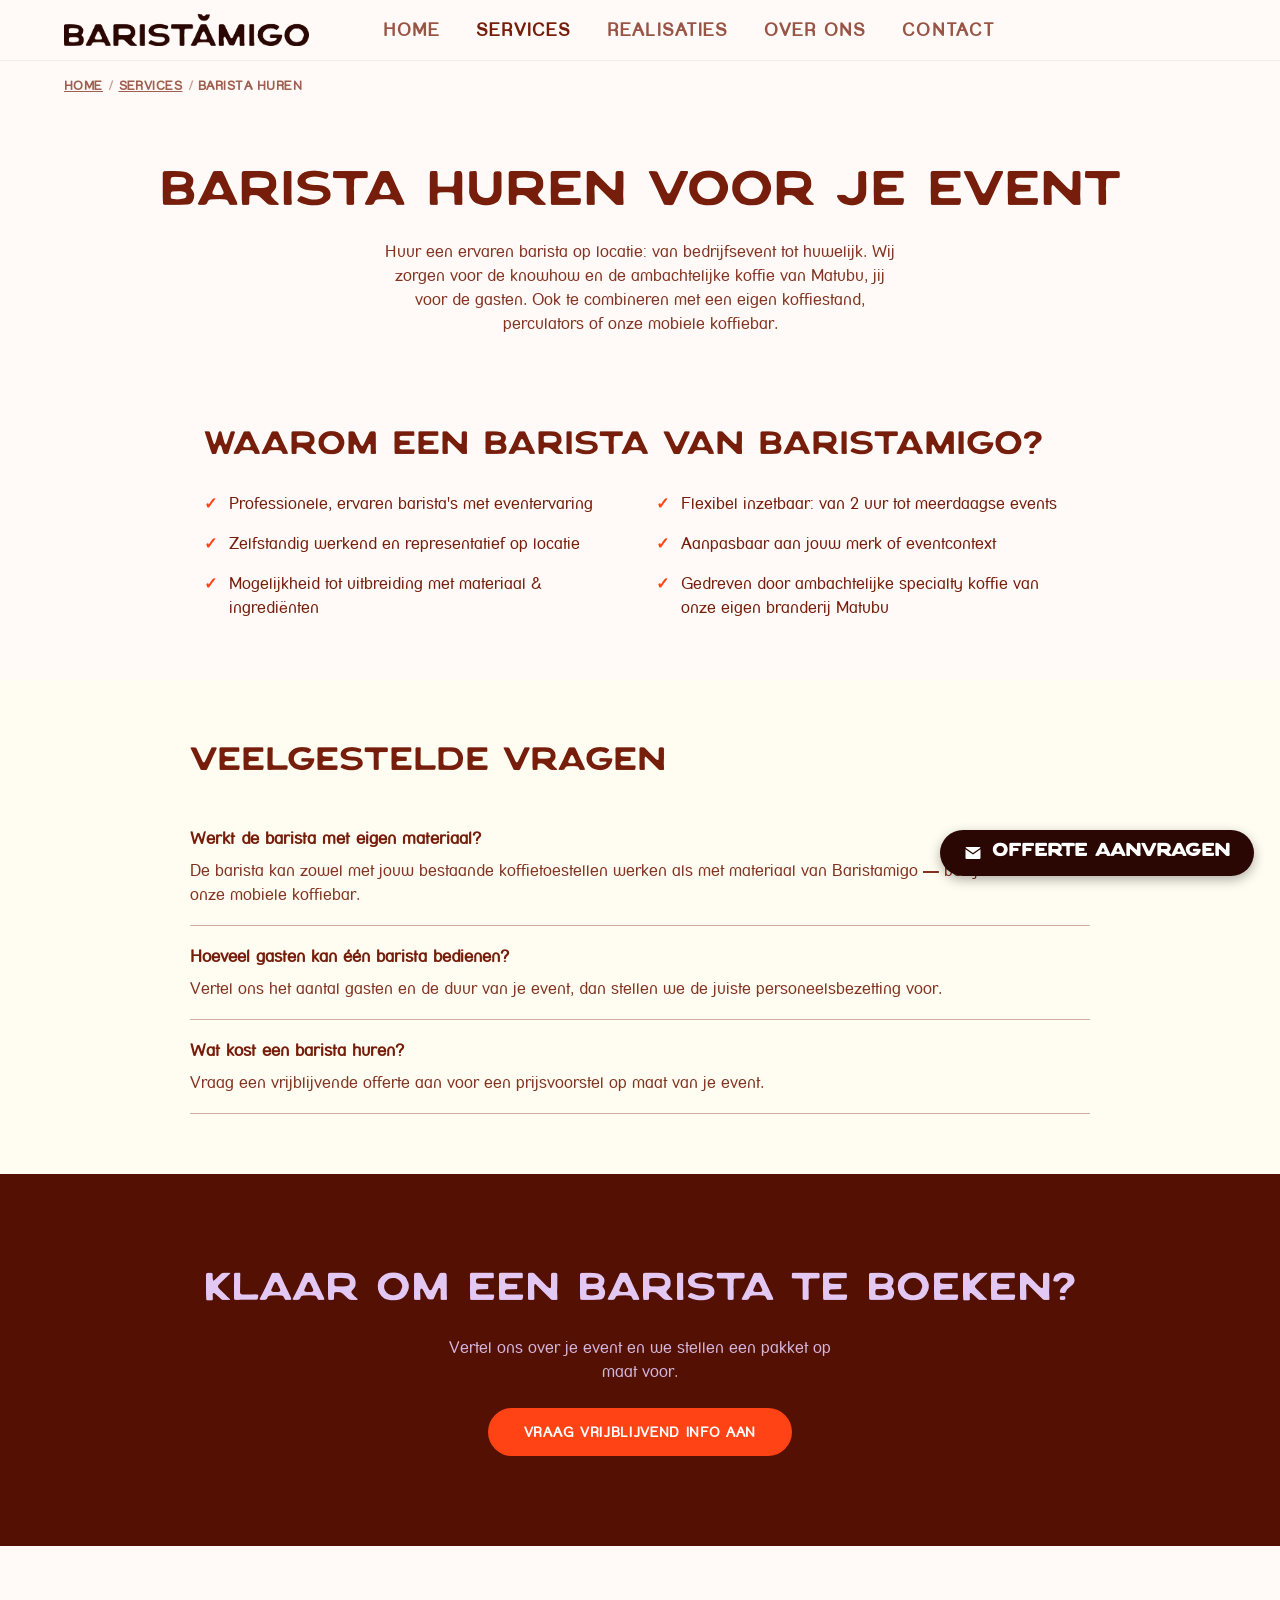
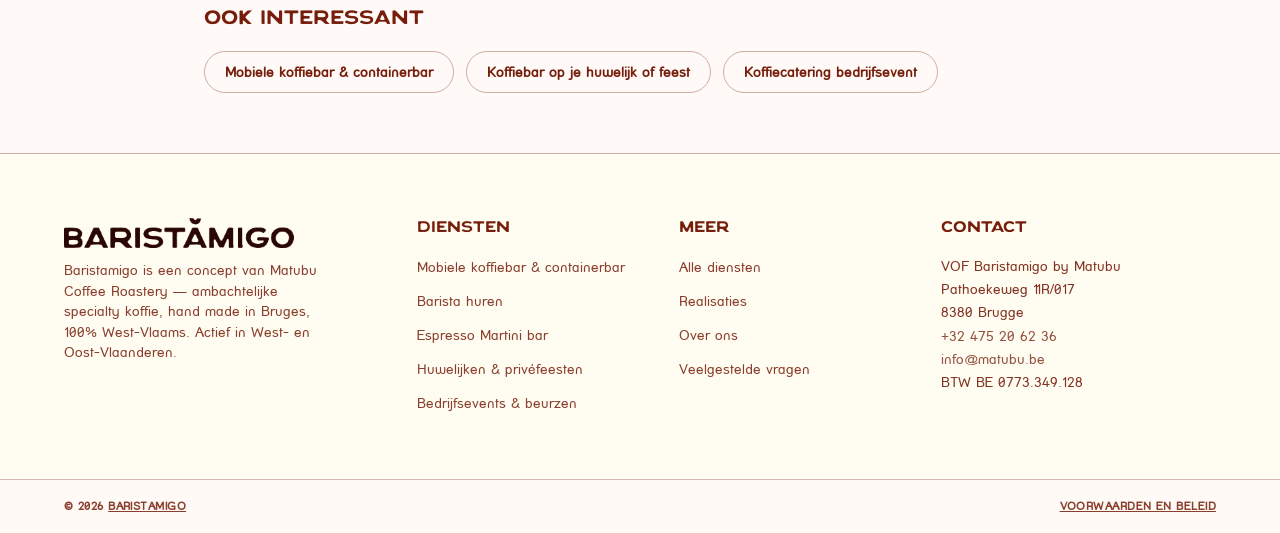
<file: barista-huren.html>
<!DOCTYPE html>
<html lang="nl-BE">
<head>
<meta charset="UTF-8" />
<meta name="viewport" content="width=device-width, initial-scale=1.0" />
<title>Barista huren voor je event | Baristamigo</title>
<meta name="description" content="Barista huren op locatie voor je event: ervaren, representatief en flexibel inzetbaar. Ambachtelijke koffie van Matubu inbegrepen. Offerte aanvragen.">
<link rel="canonical" href="https://baristamigo.be/barista-huren.html">
<link rel="icon" type="image/png" href="merk/logos/Baristamigo_Favicon.png">
<link rel="manifest" href="manifest.json">
<meta property="og:title" content="Barista huren voor je event | Baristamigo">
<meta property="og:description" content="Ervaren barista's op locatie, flexibel inzetbaar van 2 uur tot meerdaagse events.">
<meta property="og:image" content="https://baristamigo.be/merk/logos/Baristamigo_Logo_Bruin.png">
<meta property="og:type" content="website">
<meta property="og:url" content="https://baristamigo.be/barista-huren.html">
<meta name="twitter:card" content="summary_large_image">
<meta name="twitter:title" content="Barista huren voor je event | Baristamigo">
<meta name="twitter:description" content="Ervaren barista's op locatie, flexibel inzetbaar van 2 uur tot meerdaagse events.">
<meta name="twitter:image" content="https://baristamigo.be/merk/logos/Baristamigo_Logo_Bruin.png">
<link rel="stylesheet" href="assets/style.css">
<script type="application/ld+json">
{
  "@context": "https://schema.org",
  "@type": "Service",
  "name": "Barista huren",
  "serviceType": "Barista op locatie",
  "description": "Professionele, ervaren barista's op locatie voor events — flexibel inzetbaar van 2 uur tot meerdaagse events.",
  "provider": { "@id": "https://baristamigo.be/#business" },
  "areaServed": { "@type": "State", "name": "Vlaanderen" }
}
</script>
<script type="application/ld+json">
{
  "@context": "https://schema.org",
  "@type": "BreadcrumbList",
  "itemListElement": [
    { "@type": "ListItem", "position": 1, "name": "Home", "item": "https://baristamigo.be/" },
    { "@type": "ListItem", "position": 2, "name": "Services", "item": "https://baristamigo.be/services.html" },
    { "@type": "ListItem", "position": 3, "name": "Barista huren", "item": "https://baristamigo.be/barista-huren.html" }
  ]
}
</script>
</head>
<body>

  <header>
    <div class="header__row">
      <a href="index.html" class="header-logo">
        <img src="merk/logos/Baristamigo_Logo_Bruin.png" width="491" height="64" alt="Baristamigo">
      </a>
      <nav aria-label="Hoofdnavigatie">
        <ul class="nav-links">
          <li><a href="index.html">Home</a></li>
          <li><a href="services.html" class="active">Services</a></li>
          <li><a href="realisaties.html">Realisaties</a></li>
          <li><a href="over-ons.html">Over ons</a></li>
          <li><a href="contact.html">Contact</a></li>
        </ul>
      </nav>
      <button type="button" class="nav-toggle" aria-label="Menu openen" aria-expanded="false" onclick="toggleNav()">
        <span></span><span></span><span></span>
      </button>
    </div>
  </header>

  <nav class="breadcrumb" aria-label="Broodkruimel">
    <ol>
      <li><a href="index.html">Home</a></li>
      <li><a href="services.html">Services</a></li>
      <li aria-current="page">Barista huren</li>
    </ol>
  </nav>

  <main>

  <h1 class="page-title">Barista huren voor je event</h1>
  <p class="page-intro">Huur een ervaren barista op locatie: van bedrijfsevent tot huwelijk. Wij zorgen voor de knowhow en de ambachtelijke koffie van Matubu, jij voor de gasten. Ook te combineren met een eigen koffiestand, perculators of onze mobiele koffiebar.</p>

  <section class="usp-section">
    <h2>Waarom een barista van Baristamigo?</h2>
    <ul class="usp-list">
      <li>Professionele, ervaren barista's met eventervaring</li>
      <li>Flexibel inzetbaar: van 2 uur tot meerdaagse events</li>
      <li>Zelfstandig werkend en representatief op locatie</li>
      <li>Aanpasbaar aan jouw merk of eventcontext</li>
      <li>Mogelijkheid tot uitbreiding met materiaal &amp; ingrediënten</li>
      <li>Gedreven door ambachtelijke specialty koffie van onze eigen branderij Matubu</li>
    </ul>
  </section>

  <section class="faq-section">
    <div class="inner">
      <h2>Veelgestelde vragen</h2>
      <div class="faq-item">
        <h3>Werkt de barista met eigen materiaal?</h3>
        <p>De barista kan zowel met jouw bestaande koffietoestellen werken als met materiaal van Baristamigo — bekijk hiervoor ook onze <a href="mobiele-koffiebar.html">mobiele koffiebar</a>.</p>
      </div>
      <div class="faq-item">
        <h3>Hoeveel gasten kan één barista bedienen?</h3>
        <p><!-- TODO: input Félix: richtlijn aantal gasten per barista --> Vertel ons het aantal gasten en de duur van je event, dan stellen we de juiste personeelsbezetting voor.</p>
      </div>
      <div class="faq-item">
        <h3>Wat kost een barista huren?</h3>
        <p><!-- TODO: input Félix: prijsindicatie of prijsformule --> Vraag een vrijblijvende offerte aan voor een prijsvoorstel op maat van je event.</p>
      </div>
    </div>
  </section>

  <section class="closing-cta">
    <h2>Klaar om een barista te boeken?</h2>
    <p>Vertel ons over je event en we stellen een pakket op maat voor.</p>
    <a class="cta" href="contact.html">Vraag vrijblijvend info aan</a>
  </section>

  <nav class="related-links" aria-label="Gerelateerde pagina's">
    <h2>Ook interessant</h2>
    <ul>
      <li><a href="mobiele-koffiebar.html">Mobiele koffiebar &amp; containerbar</a></li>
      <li><a href="huwelijken.html">Koffiebar op je huwelijk of feest</a></li>
      <li><a href="bedrijfsevents.html">Koffiecatering bedrijfsevent</a></li>
    </ul>
  </nav>

  </main>

  <footer class="site-footer">
    <div class="footer-grid">
      <div class="footer-col">
        <img src="merk/logos/Baristamigo_Logo_Bruin.png" width="461" height="60" alt="Baristamigo">
        <p>Baristamigo is een concept van Matubu Coffee Roastery — ambachtelijke specialty koffie, hand made in Bruges, 100% West-Vlaams. Actief in West- en Oost-Vlaanderen.</p>
      </div>
      <nav class="footer-col" aria-label="Diensten">
        <h2>Diensten</h2>
        <ul>
          <li><a href="mobiele-koffiebar.html">Mobiele koffiebar &amp; containerbar</a></li>
          <li><a href="barista-huren.html">Barista huren</a></li>
          <li><a href="espresso-martini-bar.html">Espresso Martini bar</a></li>
          <li><a href="huwelijken.html">Huwelijken &amp; privéfeesten</a></li>
          <li><a href="bedrijfsevents.html">Bedrijfsevents &amp; beurzen</a></li>
        </ul>
      </nav>
      <nav class="footer-col" aria-label="Meer">
        <h2>Meer</h2>
        <ul>
          <li><a href="services.html">Alle diensten</a></li>
          <li><a href="realisaties.html">Realisaties</a></li>
          <li><a href="over-ons.html">Over ons</a></li>
          <li><a href="faq.html">Veelgestelde vragen</a></li>
        </ul>
      </nav>
      <div class="footer-col">
        <h2>Contact</h2>
        <address>
          VOF Baristamigo by Matubu<br>
          Pathoekeweg 11R/017<br>
          8380 Brugge<br>
          <a href="tel:+32475206236">+32 475 20 62 36</a><br>
          <a href="mailto:info@matubu.be">info@matubu.be</a><br>
          BTW BE 0773.349.128
        </address>
      </div>
    </div>

    <div class="footer-utilities">
      <span>© 2026 <a href="index.html">Baristamigo</a></span>
      <a href="#">Voorwaarden en beleid</a>
    </div>
  </footer>

  <!-- FLOATING QUOTE BUTTON -->
  <button type="button" class="quote-float" onclick="openQuoteModal(event)">
    <svg viewBox="0 0 24 24"><path d="M22 6.968V18.62l-.01.16c-.078.682-.653 1.22-1.34 1.22H3.351l-.156-.01A1.378 1.378 0 0 1 2 18.619V6.969l9.536 6.813.124.073a.793.793 0 0 0 .805-.073L22 6.968zM20.65 4l.162.01c.537.068.981.46 1.133.979L12 12.093 2.056 4.989C2.223 4.419 2.743 4 3.351 4h17.298z"/></svg>
    Offerte aanvragen
  </button>

  <!-- QUOTE MODAL -->
  <div class="quote-modal-backdrop" id="quoteModalBackdrop">
    <form class="quote-modal" id="quoteForm" name="offerte" method="POST" data-netlify="true">
      <input type="hidden" name="form-name" value="offerte">
      <button class="quote-modal__close" type="button" onclick="closeQuoteModal()">&times;</button>
      <img class="quote-modal__logo" src="merk/logos/Baristamigo_Logo_Bruin.png" width="614" height="80" loading="lazy" alt="Baristamigo">
      <div class="quote-modal__title">prijsofferte aanvragen</div>

      <div class="quote-modal__step active" data-step="1">
        <div class="quote-modal__step-label">Stap 1 van 2</div>
        <div class="quote-modal__page-title">Persoonsgegevens</div>
        <div class="quote-modal__progress"><div class="quote-modal__progress-bar" style="width:50%"></div></div>
        <div class="quote-modal__field">
          <label for="quoteName">Naam</label>
          <input type="text" id="quoteName" name="name" placeholder="John Doe">
        </div>
        <div class="quote-modal__field">
          <label for="quoteEmail">E-mailadres</label>
          <input type="email" id="quoteEmail" name="email" placeholder="info@voorbeeld.be">
        </div>
        <div class="quote-modal__field">
          <label for="quotePhone">Telefoonnummer</label>
          <input type="tel" id="quotePhone" name="phone" placeholder="+32 000 00 00">
        </div>
        <div class="quote-modal__actions">
          <button type="button" class="quote-modal__btn" onclick="goToQuoteStep(2)">Volgende</button>
        </div>
      </div>

      <div class="quote-modal__step" data-step="2">
        <div class="quote-modal__step-label">Stap 2 van 2</div>
        <div class="quote-modal__page-title">Project gegevens</div>
        <div class="quote-modal__progress"><div class="quote-modal__progress-bar" style="width:100%"></div></div>
        <div class="quote-modal__field">
          <label>Dienstverlening</label>
          <div class="quote-modal__checkbox-grid">
            <label class="quote-modal__checkbox-item"><input type="checkbox" name="services" value="Personeel"> Personeel</label>
            <label class="quote-modal__checkbox-item"><input type="checkbox" name="services" value="Koffiestand"> Koffiestand</label>
            <label class="quote-modal__checkbox-item"><input type="checkbox" name="services" value="Koffietoestel / perculator"> Koffietoestel / perculator</label>
            <label class="quote-modal__checkbox-item"><input type="checkbox" name="services" value="Koffiecatering"> Koffiecatering</label>
            <label class="quote-modal__checkbox-item"><input type="checkbox" name="services" value="Koffiecocktails"> Koffiecocktails</label>
            <label class="quote-modal__checkbox-item"><input type="checkbox" name="services" value="Tafels en stoelen"> Tafels en stoelen</label>
          </div>
        </div>
        <div class="quote-modal__field">
          <label for="quoteGuests">Aantal gasten</label>
          <input type="text" id="quoteGuests" name="guests" placeholder="vb. 90 pax">
        </div>
        <div class="quote-modal__field">
          <label for="quoteDescription">Beschrijving van project</label>
          <textarea id="quoteDescription" name="description" placeholder="Wat organiseer je?"></textarea>
        </div>
        <div class="quote-modal__actions">
          <button type="button" class="quote-modal__btn secondary" onclick="goToQuoteStep(1)">Terug</button>
          <button type="submit" class="quote-modal__btn">Doorsturen</button>
        </div>
      </div>

      <div class="quote-modal__step" data-step="success">
        <div class="quote-modal__success">
          <h3>Bedankt!</h3>
          <p>We nemen zo snel mogelijk contact met je op.</p>
        </div>
      </div>

      <div class="quote-modal__footer-note">Deze site is beschermd door reCAPTCHA. Het <a href="#">Privacybeleid</a> en de <a href="#">Servicevoorwaarden</a> van Google zijn van toepassing.</div>
    </form>
  </div>

  <!-- Elfsight WhatsApp Chat | Whatsapp assist Baristamigo -->
  <div class="elfsight-app-ae0fd06d-759a-407e-ab45-b056ee390d64" data-elfsight-app-lazy id="whatsappWidget"></div>
  <script>
    if (window.innerWidth > 750) {
      var s = document.createElement("script");
      s.src = "https://elfsightcdn.com/platform.js";
      s.async = true;
      document.body.appendChild(s);
    } else {
      document.getElementById("whatsappWidget").remove();
    }
  </script>

  <script src="assets/script.js"></script>

</body>
</html>
</file>
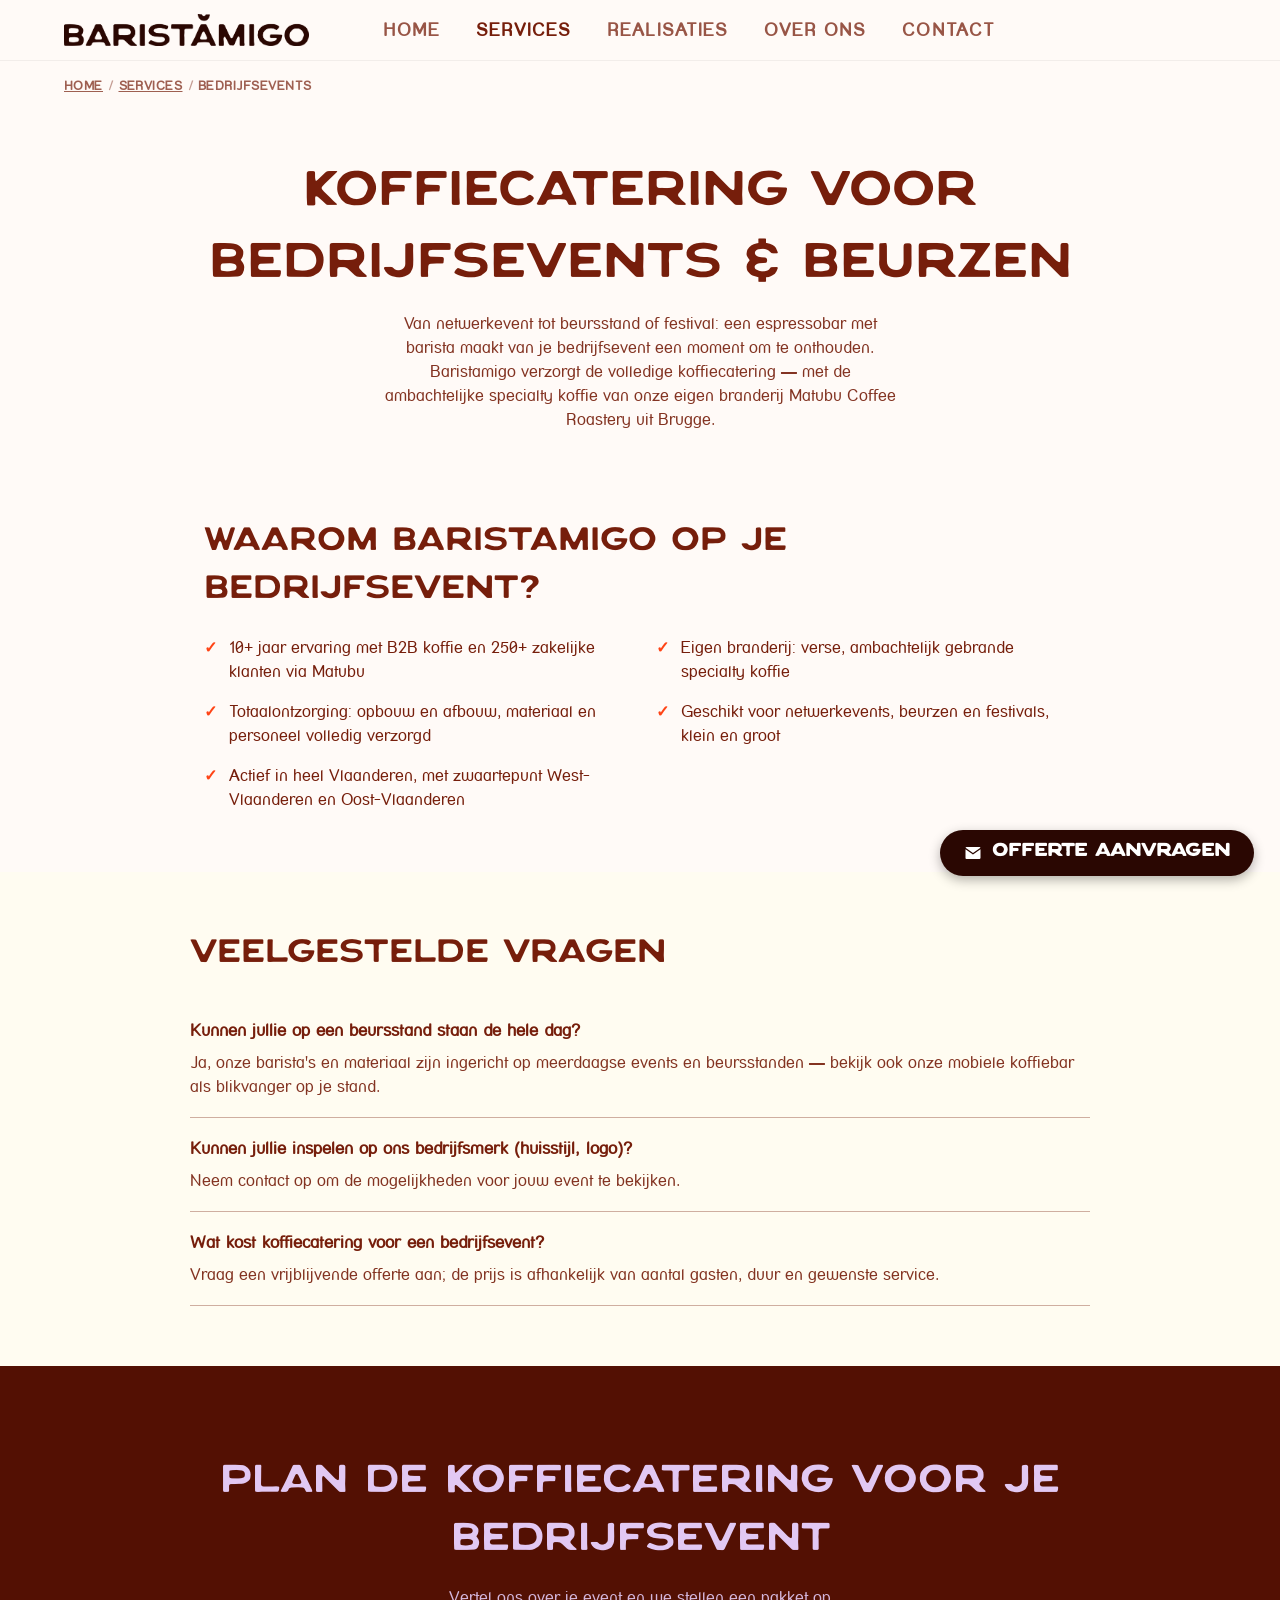
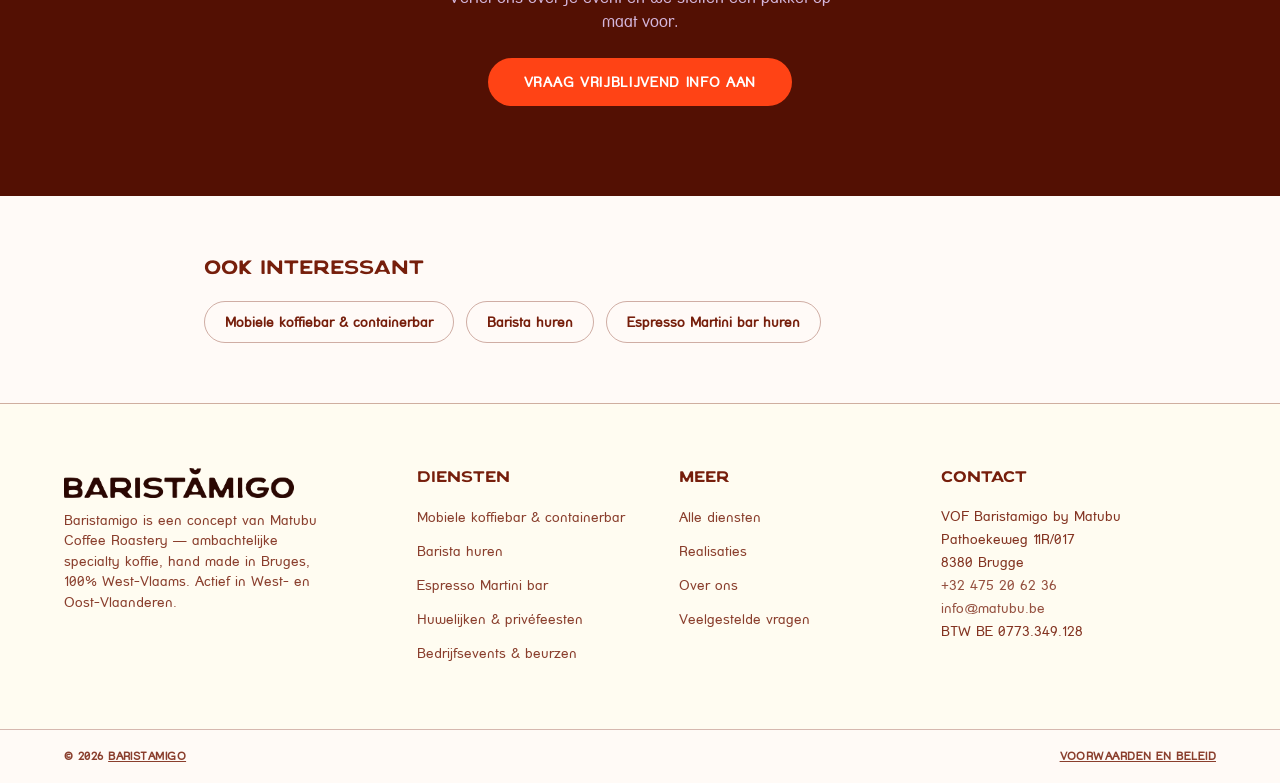
<file: bedrijfsevents.html>
<!DOCTYPE html>
<html lang="nl-BE">
<head>
<meta charset="UTF-8" />
<meta name="viewport" content="width=device-width, initial-scale=1.0" />
<title>Koffiecatering bedrijfsevent | Baristamigo</title>
<meta name="description" content="Koffiecatering voor bedrijfsevents, netwerkevents, beurzen en festivals. Espressobar huren met barista's en ambachtelijke koffie. Offerte aanvragen.">
<link rel="canonical" href="https://baristamigo.be/bedrijfsevents.html">
<link rel="icon" type="image/png" href="merk/logos/Baristamigo_Favicon.png">
<link rel="manifest" href="manifest.json">
<meta property="og:title" content="Koffiecatering bedrijfsevent | Baristamigo">
<meta property="og:description" content="Espressobar huren voor bedrijfsevents, beurzen en festivals — met barista's en ambachtelijke koffie van Matubu.">
<meta property="og:image" content="https://baristamigo.be/merk/logos/Baristamigo_Logo_Bruin.png">
<meta property="og:type" content="website">
<meta property="og:url" content="https://baristamigo.be/bedrijfsevents.html">
<meta name="twitter:card" content="summary_large_image">
<meta name="twitter:title" content="Koffiecatering bedrijfsevent | Baristamigo">
<meta name="twitter:description" content="Espressobar huren voor bedrijfsevents, beurzen en festivals — met barista's en ambachtelijke koffie van Matubu.">
<meta name="twitter:image" content="https://baristamigo.be/merk/logos/Baristamigo_Logo_Bruin.png">
<link rel="stylesheet" href="assets/style.css">
<script type="application/ld+json">
{
  "@context": "https://schema.org",
  "@type": "Service",
  "name": "Koffiecatering voor bedrijfsevents",
  "serviceType": "Koffiecatering bedrijfsevent",
  "description": "Espressobar en koffiecatering voor bedrijfsevents, netwerkevents, beurzen en festivals, met barista's en ambachtelijke koffie van Matubu.",
  "provider": { "@id": "https://baristamigo.be/#business" },
  "areaServed": { "@type": "State", "name": "Vlaanderen" }
}
</script>
<script type="application/ld+json">
{
  "@context": "https://schema.org",
  "@type": "BreadcrumbList",
  "itemListElement": [
    { "@type": "ListItem", "position": 1, "name": "Home", "item": "https://baristamigo.be/" },
    { "@type": "ListItem", "position": 2, "name": "Services", "item": "https://baristamigo.be/services.html" },
    { "@type": "ListItem", "position": 3, "name": "Koffiecatering bedrijfsevent", "item": "https://baristamigo.be/bedrijfsevents.html" }
  ]
}
</script>
</head>
<body>

  <header>
    <div class="header__row">
      <a href="index.html" class="header-logo">
        <img src="merk/logos/Baristamigo_Logo_Bruin.png" width="491" height="64" alt="Baristamigo">
      </a>
      <nav aria-label="Hoofdnavigatie">
        <ul class="nav-links">
          <li><a href="index.html">Home</a></li>
          <li><a href="services.html" class="active">Services</a></li>
          <li><a href="realisaties.html">Realisaties</a></li>
          <li><a href="over-ons.html">Over ons</a></li>
          <li><a href="contact.html">Contact</a></li>
        </ul>
      </nav>
      <button type="button" class="nav-toggle" aria-label="Menu openen" aria-expanded="false" onclick="toggleNav()">
        <span></span><span></span><span></span>
      </button>
    </div>
  </header>

  <nav class="breadcrumb" aria-label="Broodkruimel">
    <ol>
      <li><a href="index.html">Home</a></li>
      <li><a href="services.html">Services</a></li>
      <li aria-current="page">Bedrijfsevents</li>
    </ol>
  </nav>

  <main>

  <h1 class="page-title">Koffiecatering voor bedrijfsevents &amp; beurzen</h1>
  <p class="page-intro">Van netwerkevent tot beursstand of festival: een espressobar met barista maakt van je bedrijfsevent een moment om te onthouden. Baristamigo verzorgt de volledige koffiecatering — met de ambachtelijke specialty koffie van onze eigen branderij Matubu Coffee Roastery uit Brugge.</p>

  <section class="usp-section">
    <h2>Waarom Baristamigo op je bedrijfsevent?</h2>
    <ul class="usp-list">
      <li>10+ jaar ervaring met B2B koffie en 250+ zakelijke klanten via Matubu</li>
      <li>Eigen branderij: verse, ambachtelijk gebrande specialty koffie</li>
      <li>Totaalontzorging: opbouw en afbouw, materiaal en personeel volledig verzorgd</li>
      <li>Geschikt voor netwerkevents, beurzen en festivals, klein en groot</li>
      <li>Actief in heel Vlaanderen, met zwaartepunt West-Vlaanderen en Oost-Vlaanderen</li>
    </ul>
  </section>

  <section class="faq-section">
    <div class="inner">
      <h2>Veelgestelde vragen</h2>
      <div class="faq-item">
        <h3>Kunnen jullie op een beursstand staan de hele dag?</h3>
        <p>Ja, onze barista's en materiaal zijn ingericht op meerdaagse events en beursstanden — bekijk ook onze <a href="mobiele-koffiebar.html">mobiele koffiebar</a> als blikvanger op je stand.</p>
      </div>
      <div class="faq-item">
        <h3>Kunnen jullie inspelen op ons bedrijfsmerk (huisstijl, logo)?</h3>
        <p><!-- TODO: input Félix: mogelijkheden branding op koffiestand --> Neem contact op om de mogelijkheden voor jouw event te bekijken.</p>
      </div>
      <div class="faq-item">
        <h3>Wat kost koffiecatering voor een bedrijfsevent?</h3>
        <p><!-- TODO: input Félix: prijsindicatie of prijsformule --> Vraag een vrijblijvende offerte aan; de prijs is afhankelijk van aantal gasten, duur en gewenste service.</p>
      </div>
    </div>
  </section>

  <section class="closing-cta">
    <h2>Plan de koffiecatering voor je bedrijfsevent</h2>
    <p>Vertel ons over je event en we stellen een pakket op maat voor.</p>
    <a class="cta" href="contact.html">Vraag vrijblijvend info aan</a>
  </section>

  <nav class="related-links" aria-label="Gerelateerde pagina's">
    <h2>Ook interessant</h2>
    <ul>
      <li><a href="mobiele-koffiebar.html">Mobiele koffiebar &amp; containerbar</a></li>
      <li><a href="barista-huren.html">Barista huren</a></li>
      <li><a href="espresso-martini-bar.html">Espresso Martini bar huren</a></li>
    </ul>
  </nav>

  </main>

  <footer class="site-footer">
    <div class="footer-grid">
      <div class="footer-col">
        <img src="merk/logos/Baristamigo_Logo_Bruin.png" width="461" height="60" alt="Baristamigo">
        <p>Baristamigo is een concept van Matubu Coffee Roastery — ambachtelijke specialty koffie, hand made in Bruges, 100% West-Vlaams. Actief in West- en Oost-Vlaanderen.</p>
      </div>
      <nav class="footer-col" aria-label="Diensten">
        <h2>Diensten</h2>
        <ul>
          <li><a href="mobiele-koffiebar.html">Mobiele koffiebar &amp; containerbar</a></li>
          <li><a href="barista-huren.html">Barista huren</a></li>
          <li><a href="espresso-martini-bar.html">Espresso Martini bar</a></li>
          <li><a href="huwelijken.html">Huwelijken &amp; privéfeesten</a></li>
          <li><a href="bedrijfsevents.html">Bedrijfsevents &amp; beurzen</a></li>
        </ul>
      </nav>
      <nav class="footer-col" aria-label="Meer">
        <h2>Meer</h2>
        <ul>
          <li><a href="services.html">Alle diensten</a></li>
          <li><a href="realisaties.html">Realisaties</a></li>
          <li><a href="over-ons.html">Over ons</a></li>
          <li><a href="faq.html">Veelgestelde vragen</a></li>
        </ul>
      </nav>
      <div class="footer-col">
        <h2>Contact</h2>
        <address>
          VOF Baristamigo by Matubu<br>
          Pathoekeweg 11R/017<br>
          8380 Brugge<br>
          <a href="tel:+32475206236">+32 475 20 62 36</a><br>
          <a href="mailto:info@matubu.be">info@matubu.be</a><br>
          BTW BE 0773.349.128
        </address>
      </div>
    </div>

    <div class="footer-utilities">
      <span>© 2026 <a href="index.html">Baristamigo</a></span>
      <a href="#">Voorwaarden en beleid</a>
    </div>
  </footer>

  <!-- FLOATING QUOTE BUTTON -->
  <button type="button" class="quote-float" onclick="openQuoteModal(event)">
    <svg viewBox="0 0 24 24"><path d="M22 6.968V18.62l-.01.16c-.078.682-.653 1.22-1.34 1.22H3.351l-.156-.01A1.378 1.378 0 0 1 2 18.619V6.969l9.536 6.813.124.073a.793.793 0 0 0 .805-.073L22 6.968zM20.65 4l.162.01c.537.068.981.46 1.133.979L12 12.093 2.056 4.989C2.223 4.419 2.743 4 3.351 4h17.298z"/></svg>
    Offerte aanvragen
  </button>

  <!-- QUOTE MODAL -->
  <div class="quote-modal-backdrop" id="quoteModalBackdrop">
    <form class="quote-modal" id="quoteForm" name="offerte" method="POST" data-netlify="true">
      <input type="hidden" name="form-name" value="offerte">
      <button class="quote-modal__close" type="button" onclick="closeQuoteModal()">&times;</button>
      <img class="quote-modal__logo" src="merk/logos/Baristamigo_Logo_Bruin.png" width="614" height="80" loading="lazy" alt="Baristamigo">
      <div class="quote-modal__title">prijsofferte aanvragen</div>

      <div class="quote-modal__step active" data-step="1">
        <div class="quote-modal__step-label">Stap 1 van 2</div>
        <div class="quote-modal__page-title">Persoonsgegevens</div>
        <div class="quote-modal__progress"><div class="quote-modal__progress-bar" style="width:50%"></div></div>
        <div class="quote-modal__field">
          <label for="quoteName">Naam</label>
          <input type="text" id="quoteName" name="name" placeholder="John Doe">
        </div>
        <div class="quote-modal__field">
          <label for="quoteEmail">E-mailadres</label>
          <input type="email" id="quoteEmail" name="email" placeholder="info@voorbeeld.be">
        </div>
        <div class="quote-modal__field">
          <label for="quotePhone">Telefoonnummer</label>
          <input type="tel" id="quotePhone" name="phone" placeholder="+32 000 00 00">
        </div>
        <div class="quote-modal__actions">
          <button type="button" class="quote-modal__btn" onclick="goToQuoteStep(2)">Volgende</button>
        </div>
      </div>

      <div class="quote-modal__step" data-step="2">
        <div class="quote-modal__step-label">Stap 2 van 2</div>
        <div class="quote-modal__page-title">Project gegevens</div>
        <div class="quote-modal__progress"><div class="quote-modal__progress-bar" style="width:100%"></div></div>
        <div class="quote-modal__field">
          <label>Dienstverlening</label>
          <div class="quote-modal__checkbox-grid">
            <label class="quote-modal__checkbox-item"><input type="checkbox" name="services" value="Personeel"> Personeel</label>
            <label class="quote-modal__checkbox-item"><input type="checkbox" name="services" value="Koffiestand"> Koffiestand</label>
            <label class="quote-modal__checkbox-item"><input type="checkbox" name="services" value="Koffietoestel / perculator"> Koffietoestel / perculator</label>
            <label class="quote-modal__checkbox-item"><input type="checkbox" name="services" value="Koffiecatering"> Koffiecatering</label>
            <label class="quote-modal__checkbox-item"><input type="checkbox" name="services" value="Koffiecocktails"> Koffiecocktails</label>
            <label class="quote-modal__checkbox-item"><input type="checkbox" name="services" value="Tafels en stoelen"> Tafels en stoelen</label>
          </div>
        </div>
        <div class="quote-modal__field">
          <label for="quoteGuests">Aantal gasten</label>
          <input type="text" id="quoteGuests" name="guests" placeholder="vb. 90 pax">
        </div>
        <div class="quote-modal__field">
          <label for="quoteDescription">Beschrijving van project</label>
          <textarea id="quoteDescription" name="description" placeholder="Wat organiseer je?"></textarea>
        </div>
        <div class="quote-modal__actions">
          <button type="button" class="quote-modal__btn secondary" onclick="goToQuoteStep(1)">Terug</button>
          <button type="submit" class="quote-modal__btn">Doorsturen</button>
        </div>
      </div>

      <div class="quote-modal__step" data-step="success">
        <div class="quote-modal__success">
          <h3>Bedankt!</h3>
          <p>We nemen zo snel mogelijk contact met je op.</p>
        </div>
      </div>

      <div class="quote-modal__footer-note">Deze site is beschermd door reCAPTCHA. Het <a href="#">Privacybeleid</a> en de <a href="#">Servicevoorwaarden</a> van Google zijn van toepassing.</div>
    </form>
  </div>

  <!-- Elfsight WhatsApp Chat | Whatsapp assist Baristamigo -->
  <div class="elfsight-app-ae0fd06d-759a-407e-ab45-b056ee390d64" data-elfsight-app-lazy id="whatsappWidget"></div>
  <script>
    if (window.innerWidth > 750) {
      var s = document.createElement("script");
      s.src = "https://elfsightcdn.com/platform.js";
      s.async = true;
      document.body.appendChild(s);
    } else {
      document.getElementById("whatsappWidget").remove();
    }
  </script>

  <script src="assets/script.js"></script>

</body>
</html>
</file>
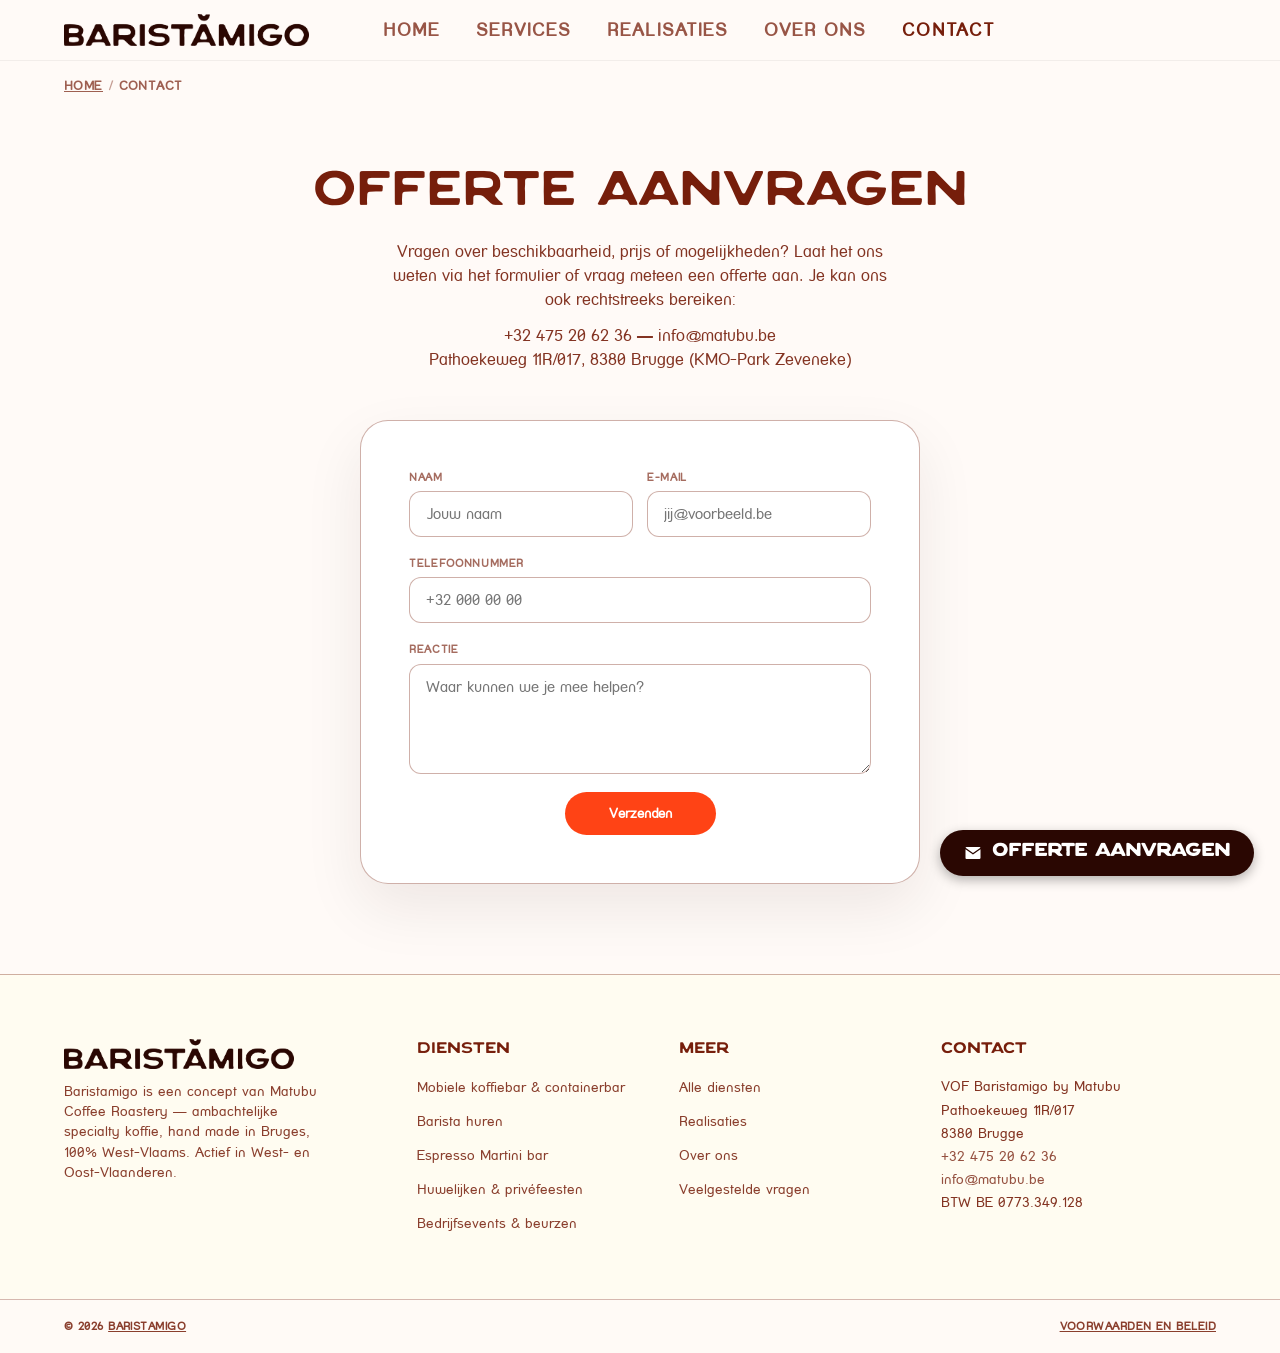
<file: contact.html>
<!DOCTYPE html>
<html lang="nl-BE">
<head>
<meta charset="UTF-8" />
<meta name="viewport" content="width=device-width, initial-scale=1.0" />
<title>Offerte aanvragen | Baristamigo</title>
<meta name="description" content="Vraag vrijblijvend een offerte aan voor koffiecatering, een mobiele koffiebar of baristaservice op je event in Vlaanderen. Snel en persoonlijk.">
<link rel="canonical" href="https://baristamigo.be/contact.html">
<link rel="icon" type="image/png" href="merk/logos/Baristamigo_Favicon.png">
<link rel="manifest" href="manifest.json">
<meta property="og:title" content="Offerte aanvragen | Baristamigo">
<meta property="og:description" content="Vraag vrijblijvend een offerte aan voor koffiecatering op jouw event in Vlaanderen.">
<meta property="og:image" content="https://baristamigo.be/merk/logos/Baristamigo_Logo_Bruin.png">
<meta property="og:type" content="website">
<meta property="og:url" content="https://baristamigo.be/contact.html">
<meta name="twitter:card" content="summary_large_image">
<meta name="twitter:title" content="Offerte aanvragen | Baristamigo">
<meta name="twitter:description" content="Vraag vrijblijvend een offerte aan voor koffiecatering op jouw event in Vlaanderen.">
<meta name="twitter:image" content="https://baristamigo.be/merk/logos/Baristamigo_Logo_Bruin.png">
<link rel="stylesheet" href="assets/style.css">
<script type="application/ld+json">
{
  "@context": "https://schema.org",
  "@type": "FoodService",
  "@id": "https://baristamigo.be/#business",
  "name": "Baristamigo",
  "alternateName": "VOF Baristamigo by Matubu",
  "url": "https://baristamigo.be/contact.html",
  "telephone": "+32475206236",
  "email": "info@matubu.be",
  "address": {
    "@type": "PostalAddress",
    "streetAddress": "Pathoekeweg 11R/017",
    "postalCode": "8380",
    "addressLocality": "Brugge",
    "addressCountry": "BE"
  },
  "areaServed": {
    "@type": "State",
    "name": "Vlaanderen"
  },
  "parentOrganization": {
    "@type": "Organization",
    "name": "Matubu Coffee Roastery"
  },
  "image": "https://baristamigo.be/merk/logos/Baristamigo_Logo_Bruin.png"
}
</script>
<script type="application/ld+json">
{
  "@context": "https://schema.org",
  "@type": "BreadcrumbList",
  "itemListElement": [
    { "@type": "ListItem", "position": 1, "name": "Home", "item": "https://baristamigo.be/" },
    { "@type": "ListItem", "position": 2, "name": "Contact", "item": "https://baristamigo.be/contact.html" }
  ]
}
</script>
</head>
<body>

  <header>
    <div class="header__row">
      <a href="index.html" class="header-logo">
        <img src="merk/logos/Baristamigo_Logo_Bruin.png" width="491" height="64" alt="Baristamigo">
      </a>
      <nav aria-label="Hoofdnavigatie">
        <ul class="nav-links">
          <li><a href="index.html">Home</a></li>
          <li><a href="services.html">Services</a></li>
          <li><a href="realisaties.html">Realisaties</a></li>
          <li><a href="over-ons.html">Over ons</a></li>
          <li><a href="contact.html" class="active">Contact</a></li>
        </ul>
      </nav>
      <button type="button" class="nav-toggle" aria-label="Menu openen" aria-expanded="false" onclick="toggleNav()">
        <span></span><span></span><span></span>
      </button>
    </div>
  </header>

  <nav class="breadcrumb" aria-label="Broodkruimel">
    <ol>
      <li><a href="index.html">Home</a></li>
      <li aria-current="page">Contact</li>
    </ol>
  </nav>

  <main>

  <h1 class="page-title">Offerte aanvragen</h1>
  <p class="page-intro">Vragen over beschikbaarheid, prijs of mogelijkheden? Laat het ons weten via het formulier of vraag meteen een offerte aan. Je kan ons ook rechtstreeks bereiken:</p>
  <address class="page-intro" style="font-style:normal; margin-top:-16px;">
    <a href="tel:+32475206236">+32 475 20 62 36</a> — <a href="mailto:info@matubu.be">info@matubu.be</a><br>
    Pathoekeweg 11R/017, 8380 Brugge (KMO-Park Zeveneke)
  </address>

  <section class="contact-section">
    <form class="contact-form" id="contact" name="contact" method="POST" data-netlify="true">
      <input type="hidden" name="form-name" value="contact">
      <div class="field-row">
        <div class="field">
          <label for="pageName">Naam</label>
          <input type="text" id="pageName" name="name" placeholder="Jouw naam" autocomplete="name">
        </div>
        <div class="field">
          <label for="pageEmail">E-mail</label>
          <input type="email" id="pageEmail" name="email" placeholder="jij@voorbeeld.be" autocomplete="email" required>
        </div>
      </div>
      <div class="field">
        <label for="pagePhone">Telefoonnummer</label>
        <input type="tel" id="pagePhone" name="phone" placeholder="+32 000 00 00" autocomplete="tel">
      </div>
      <div class="field">
        <label for="pageMessage">Reactie</label>
        <textarea id="pageMessage" name="body" placeholder="Waar kunnen we je mee helpen?"></textarea>
      </div>
      <button type="submit">Verzenden</button>
    </form>
    <div class="contact-form__success quote-modal__success" hidden>
      <h3>Bedankt!</h3>
      <p>We nemen zo snel mogelijk contact met je op.</p>
    </div>
  </section>

  </main>

  <footer class="site-footer">
    <div class="footer-grid">
      <div class="footer-col">
        <img src="merk/logos/Baristamigo_Logo_Bruin.png" width="461" height="60" alt="Baristamigo">
        <p>Baristamigo is een concept van Matubu Coffee Roastery — ambachtelijke specialty koffie, hand made in Bruges, 100% West-Vlaams. Actief in West- en Oost-Vlaanderen.</p>
      </div>
      <nav class="footer-col" aria-label="Diensten">
        <h2>Diensten</h2>
        <ul>
          <li><a href="mobiele-koffiebar.html">Mobiele koffiebar &amp; containerbar</a></li>
          <li><a href="barista-huren.html">Barista huren</a></li>
          <li><a href="espresso-martini-bar.html">Espresso Martini bar</a></li>
          <li><a href="huwelijken.html">Huwelijken &amp; privéfeesten</a></li>
          <li><a href="bedrijfsevents.html">Bedrijfsevents &amp; beurzen</a></li>
        </ul>
      </nav>
      <nav class="footer-col" aria-label="Meer">
        <h2>Meer</h2>
        <ul>
          <li><a href="services.html">Alle diensten</a></li>
          <li><a href="realisaties.html">Realisaties</a></li>
          <li><a href="over-ons.html">Over ons</a></li>
          <li><a href="faq.html">Veelgestelde vragen</a></li>
        </ul>
      </nav>
      <div class="footer-col">
        <h2>Contact</h2>
        <address>
          VOF Baristamigo by Matubu<br>
          Pathoekeweg 11R/017<br>
          8380 Brugge<br>
          <a href="tel:+32475206236">+32 475 20 62 36</a><br>
          <a href="mailto:info@matubu.be">info@matubu.be</a><br>
          BTW BE 0773.349.128
        </address>
      </div>
    </div>

    <div class="footer-utilities">
      <span>© 2026 <a href="index.html">Baristamigo</a></span>
      <a href="#">Voorwaarden en beleid</a>
    </div>
  </footer>

  <!-- FLOATING QUOTE BUTTON -->
  <button type="button" class="quote-float" onclick="openQuoteModal(event)">
    <svg viewBox="0 0 24 24"><path d="M22 6.968V18.62l-.01.16c-.078.682-.653 1.22-1.34 1.22H3.351l-.156-.01A1.378 1.378 0 0 1 2 18.619V6.969l9.536 6.813.124.073a.793.793 0 0 0 .805-.073L22 6.968zM20.65 4l.162.01c.537.068.981.46 1.133.979L12 12.093 2.056 4.989C2.223 4.419 2.743 4 3.351 4h17.298z"/></svg>
    Offerte aanvragen
  </button>

  <!-- QUOTE MODAL -->
  <div class="quote-modal-backdrop" id="quoteModalBackdrop">
    <form class="quote-modal" id="quoteForm" name="offerte" method="POST" data-netlify="true">
      <input type="hidden" name="form-name" value="offerte">
      <button class="quote-modal__close" type="button" onclick="closeQuoteModal()">&times;</button>
      <img class="quote-modal__logo" src="merk/logos/Baristamigo_Logo_Bruin.png" width="614" height="80" loading="lazy" alt="Baristamigo">
      <div class="quote-modal__title">prijsofferte aanvragen</div>

      <div class="quote-modal__step active" data-step="1">
        <div class="quote-modal__step-label">Stap 1 van 2</div>
        <div class="quote-modal__page-title">Persoonsgegevens</div>
        <div class="quote-modal__progress"><div class="quote-modal__progress-bar" style="width:50%"></div></div>
        <div class="quote-modal__field">
          <label for="quoteName">Naam</label>
          <input type="text" id="quoteName" name="name" placeholder="John Doe">
        </div>
        <div class="quote-modal__field">
          <label for="quoteEmail">E-mailadres</label>
          <input type="email" id="quoteEmail" name="email" placeholder="info@voorbeeld.be">
        </div>
        <div class="quote-modal__field">
          <label for="quotePhone">Telefoonnummer</label>
          <input type="tel" id="quotePhone" name="phone" placeholder="+32 000 00 00">
        </div>
        <div class="quote-modal__actions">
          <button type="button" class="quote-modal__btn" onclick="goToQuoteStep(2)">Volgende</button>
        </div>
      </div>

      <div class="quote-modal__step" data-step="2">
        <div class="quote-modal__step-label">Stap 2 van 2</div>
        <div class="quote-modal__page-title">Project gegevens</div>
        <div class="quote-modal__progress"><div class="quote-modal__progress-bar" style="width:100%"></div></div>
        <div class="quote-modal__field">
          <label>Dienstverlening</label>
          <div class="quote-modal__checkbox-grid">
            <label class="quote-modal__checkbox-item"><input type="checkbox" name="services" value="Personeel"> Personeel</label>
            <label class="quote-modal__checkbox-item"><input type="checkbox" name="services" value="Koffiestand"> Koffiestand</label>
            <label class="quote-modal__checkbox-item"><input type="checkbox" name="services" value="Koffietoestel / perculator"> Koffietoestel / perculator</label>
            <label class="quote-modal__checkbox-item"><input type="checkbox" name="services" value="Koffiecatering"> Koffiecatering</label>
            <label class="quote-modal__checkbox-item"><input type="checkbox" name="services" value="Koffiecocktails"> Koffiecocktails</label>
            <label class="quote-modal__checkbox-item"><input type="checkbox" name="services" value="Tafels en stoelen"> Tafels en stoelen</label>
          </div>
        </div>
        <div class="quote-modal__field">
          <label for="quoteGuests">Aantal gasten</label>
          <input type="text" id="quoteGuests" name="guests" placeholder="vb. 90 pax">
        </div>
        <div class="quote-modal__field">
          <label for="quoteDescription">Beschrijving van project</label>
          <textarea id="quoteDescription" name="description" placeholder="Wat organiseer je?"></textarea>
        </div>
        <div class="quote-modal__actions">
          <button type="button" class="quote-modal__btn secondary" onclick="goToQuoteStep(1)">Terug</button>
          <button type="submit" class="quote-modal__btn">Doorsturen</button>
        </div>
      </div>

      <div class="quote-modal__step" data-step="success">
        <div class="quote-modal__success">
          <h3>Bedankt!</h3>
          <p>We nemen zo snel mogelijk contact met je op.</p>
        </div>
      </div>

      <div class="quote-modal__footer-note">Deze site is beschermd door reCAPTCHA. Het <a href="#">Privacybeleid</a> en de <a href="#">Servicevoorwaarden</a> van Google zijn van toepassing.</div>
    </form>
  </div>

  <!-- Elfsight WhatsApp Chat | Whatsapp assist Baristamigo -->
  <div class="elfsight-app-ae0fd06d-759a-407e-ab45-b056ee390d64" data-elfsight-app-lazy id="whatsappWidget"></div>
  <script>
    if (window.innerWidth > 750) {
      var s = document.createElement("script");
      s.src = "https://elfsightcdn.com/platform.js";
      s.async = true;
      document.body.appendChild(s);
    } else {
      document.getElementById("whatsappWidget").remove();
    }
  </script>

  <script src="assets/script.js"></script>

</body>
</html>
</file>
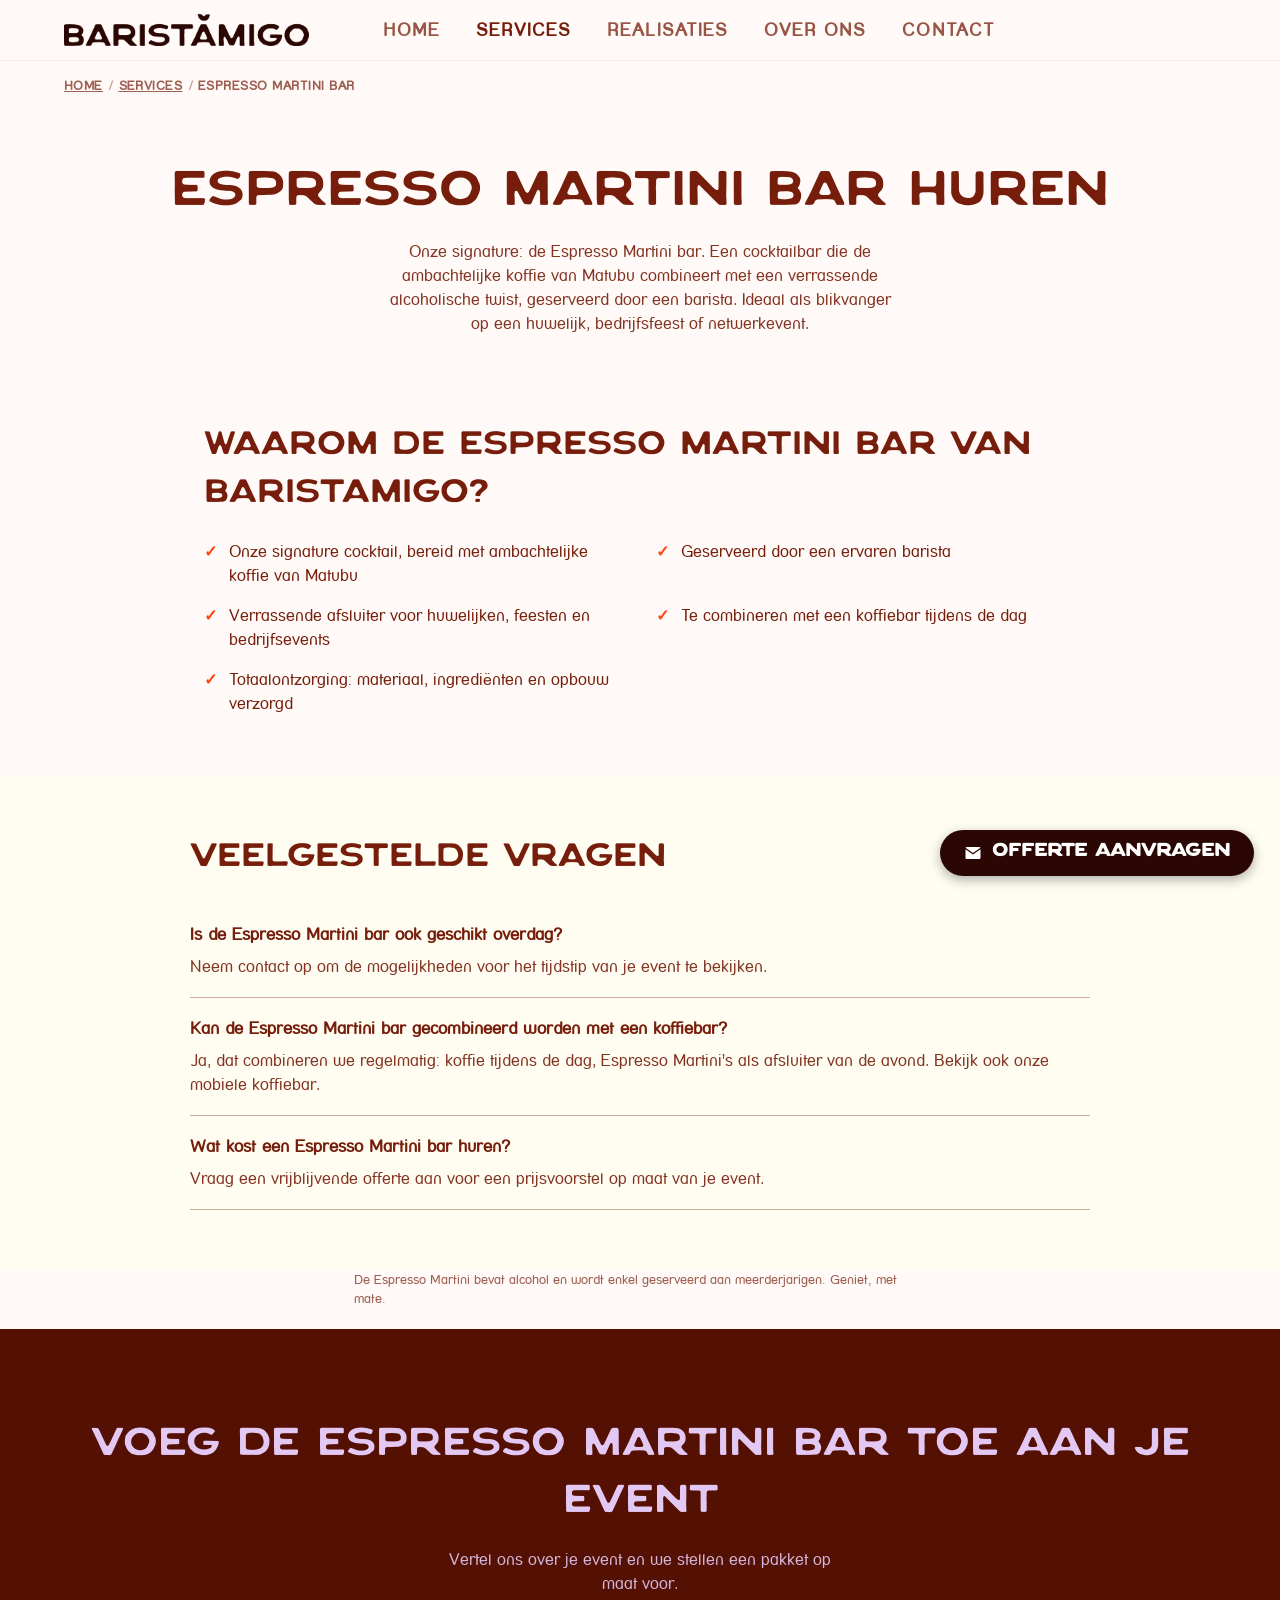
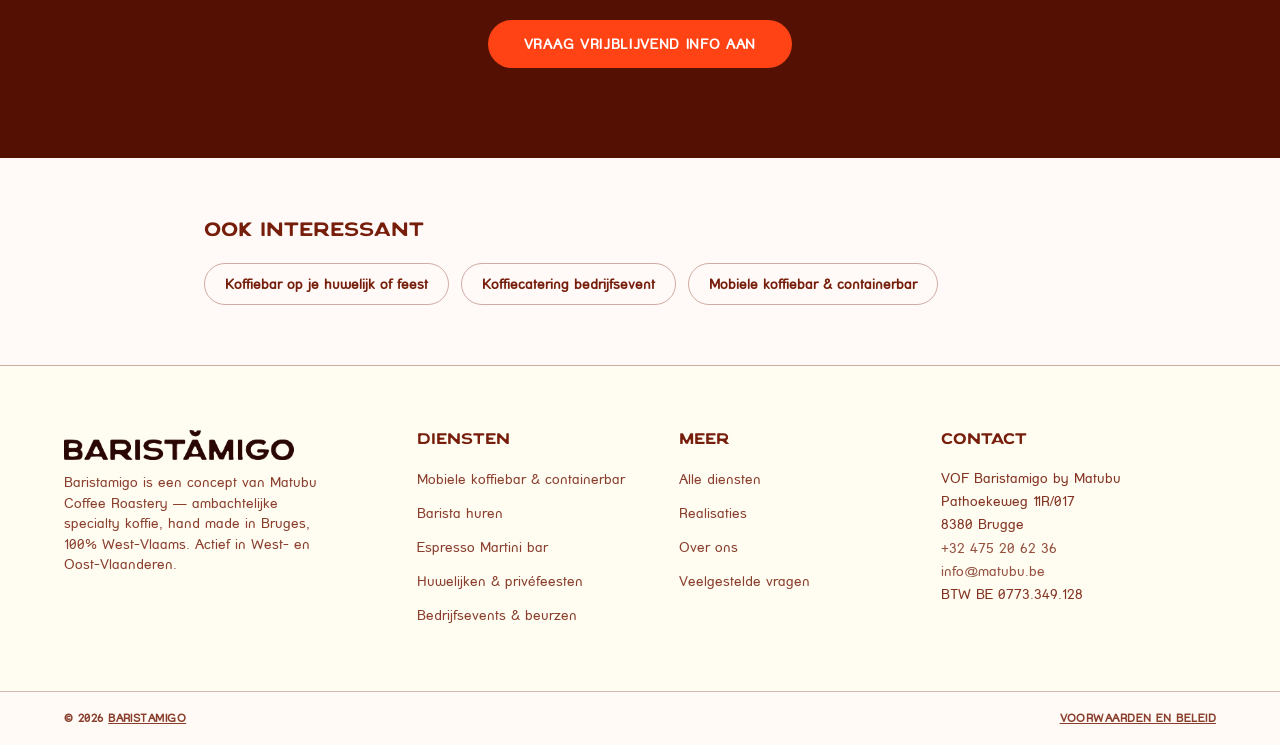
<file: espresso-martini-bar.html>
<!DOCTYPE html>
<html lang="nl-BE">
<head>
<meta charset="UTF-8" />
<meta name="viewport" content="width=device-width, initial-scale=1.0" />
<title>Espresso Martini bar huren | Baristamigo</title>
<meta name="description" content="Espresso Martini bar huren voor je event: onze signature cocktailbar met koffie, geserveerd door een ervaren barista. Vraag nu een offerte aan.">
<link rel="canonical" href="https://baristamigo.be/espresso-martini-bar.html">
<link rel="icon" type="image/png" href="merk/logos/Baristamigo_Favicon.png">
<link rel="manifest" href="manifest.json">
<meta property="og:title" content="Espresso Martini bar huren | Baristamigo">
<meta property="og:description" content="Onze signature cocktailbar met koffie: Espresso Martini's op je event, geserveerd door een barista.">
<meta property="og:image" content="https://baristamigo.be/merk/logos/Baristamigo_Logo_Bruin.png">
<meta property="og:type" content="website">
<meta property="og:url" content="https://baristamigo.be/espresso-martini-bar.html">
<meta name="twitter:card" content="summary_large_image">
<meta name="twitter:title" content="Espresso Martini bar huren | Baristamigo">
<meta name="twitter:description" content="Onze signature cocktailbar met koffie: Espresso Martini's op je event, geserveerd door een barista.">
<meta name="twitter:image" content="https://baristamigo.be/merk/logos/Baristamigo_Logo_Bruin.png">
<link rel="stylesheet" href="assets/style.css">
<script type="application/ld+json">
{
  "@context": "https://schema.org",
  "@type": "Service",
  "name": "Espresso Martini bar huren",
  "serviceType": "Cocktailbar met koffie",
  "description": "Espresso Martini bar als signature cocktailbar met koffie voor events, geserveerd door een barista met ambachtelijke koffie van Matubu.",
  "provider": { "@id": "https://baristamigo.be/#business" },
  "areaServed": { "@type": "State", "name": "Vlaanderen" }
}
</script>
<script type="application/ld+json">
{
  "@context": "https://schema.org",
  "@type": "BreadcrumbList",
  "itemListElement": [
    { "@type": "ListItem", "position": 1, "name": "Home", "item": "https://baristamigo.be/" },
    { "@type": "ListItem", "position": 2, "name": "Services", "item": "https://baristamigo.be/services.html" },
    { "@type": "ListItem", "position": 3, "name": "Espresso Martini bar", "item": "https://baristamigo.be/espresso-martini-bar.html" }
  ]
}
</script>
</head>
<body>

  <header>
    <div class="header__row">
      <a href="index.html" class="header-logo">
        <img src="merk/logos/Baristamigo_Logo_Bruin.png" width="491" height="64" alt="Baristamigo">
      </a>
      <nav aria-label="Hoofdnavigatie">
        <ul class="nav-links">
          <li><a href="index.html">Home</a></li>
          <li><a href="services.html" class="active">Services</a></li>
          <li><a href="realisaties.html">Realisaties</a></li>
          <li><a href="over-ons.html">Over ons</a></li>
          <li><a href="contact.html">Contact</a></li>
        </ul>
      </nav>
      <button type="button" class="nav-toggle" aria-label="Menu openen" aria-expanded="false" onclick="toggleNav()">
        <span></span><span></span><span></span>
      </button>
    </div>
  </header>

  <nav class="breadcrumb" aria-label="Broodkruimel">
    <ol>
      <li><a href="index.html">Home</a></li>
      <li><a href="services.html">Services</a></li>
      <li aria-current="page">Espresso Martini bar</li>
    </ol>
  </nav>

  <main>

  <h1 class="page-title">Espresso Martini bar huren</h1>
  <p class="page-intro">Onze signature: de Espresso Martini bar. Een cocktailbar die de ambachtelijke koffie van Matubu combineert met een verrassende alcoholische twist, geserveerd door een barista. Ideaal als blikvanger op een huwelijk, bedrijfsfeest of netwerkevent.</p>

  <section class="usp-section">
    <h2>Waarom de Espresso Martini bar van Baristamigo?</h2>
    <ul class="usp-list">
      <li>Onze signature cocktail, bereid met ambachtelijke koffie van Matubu</li>
      <li>Geserveerd door een ervaren barista</li>
      <li>Verrassende afsluiter voor huwelijken, feesten en bedrijfsevents</li>
      <li>Te combineren met een koffiebar tijdens de dag</li>
      <li>Totaalontzorging: materiaal, ingrediënten en opbouw verzorgd</li>
    </ul>
  </section>

  <section class="faq-section">
    <div class="inner">
      <h2>Veelgestelde vragen</h2>
      <div class="faq-item">
        <h3>Is de Espresso Martini bar ook geschikt overdag?</h3>
        <p><!-- TODO: input Félix --> Neem contact op om de mogelijkheden voor het tijdstip van je event te bekijken.</p>
      </div>
      <div class="faq-item">
        <h3>Kan de Espresso Martini bar gecombineerd worden met een koffiebar?</h3>
        <p>Ja, dat combineren we regelmatig: koffie tijdens de dag, Espresso Martini's als afsluiter van de avond. Bekijk ook onze <a href="mobiele-koffiebar.html">mobiele koffiebar</a>.</p>
      </div>
      <div class="faq-item">
        <h3>Wat kost een Espresso Martini bar huren?</h3>
        <p><!-- TODO: input Félix: prijsindicatie of prijsformule --> Vraag een vrijblijvende offerte aan voor een prijsvoorstel op maat van je event.</p>
      </div>
    </div>
  </section>

  <p style="max-width:700px;margin:0 auto;padding:0 5% 20px;font-size:.8rem;opacity:.7;">De Espresso Martini bevat alcohol en wordt enkel geserveerd aan meerderjarigen. Geniet, met mate.</p>

  <section class="closing-cta">
    <h2>Voeg de Espresso Martini bar toe aan je event</h2>
    <p>Vertel ons over je event en we stellen een pakket op maat voor.</p>
    <a class="cta" href="contact.html">Vraag vrijblijvend info aan</a>
  </section>

  <nav class="related-links" aria-label="Gerelateerde pagina's">
    <h2>Ook interessant</h2>
    <ul>
      <li><a href="huwelijken.html">Koffiebar op je huwelijk of feest</a></li>
      <li><a href="bedrijfsevents.html">Koffiecatering bedrijfsevent</a></li>
      <li><a href="mobiele-koffiebar.html">Mobiele koffiebar &amp; containerbar</a></li>
    </ul>
  </nav>

  </main>

  <footer class="site-footer">
    <div class="footer-grid">
      <div class="footer-col">
        <img src="merk/logos/Baristamigo_Logo_Bruin.png" width="461" height="60" alt="Baristamigo">
        <p>Baristamigo is een concept van Matubu Coffee Roastery — ambachtelijke specialty koffie, hand made in Bruges, 100% West-Vlaams. Actief in West- en Oost-Vlaanderen.</p>
      </div>
      <nav class="footer-col" aria-label="Diensten">
        <h2>Diensten</h2>
        <ul>
          <li><a href="mobiele-koffiebar.html">Mobiele koffiebar &amp; containerbar</a></li>
          <li><a href="barista-huren.html">Barista huren</a></li>
          <li><a href="espresso-martini-bar.html">Espresso Martini bar</a></li>
          <li><a href="huwelijken.html">Huwelijken &amp; privéfeesten</a></li>
          <li><a href="bedrijfsevents.html">Bedrijfsevents &amp; beurzen</a></li>
        </ul>
      </nav>
      <nav class="footer-col" aria-label="Meer">
        <h2>Meer</h2>
        <ul>
          <li><a href="services.html">Alle diensten</a></li>
          <li><a href="realisaties.html">Realisaties</a></li>
          <li><a href="over-ons.html">Over ons</a></li>
          <li><a href="faq.html">Veelgestelde vragen</a></li>
        </ul>
      </nav>
      <div class="footer-col">
        <h2>Contact</h2>
        <address>
          VOF Baristamigo by Matubu<br>
          Pathoekeweg 11R/017<br>
          8380 Brugge<br>
          <a href="tel:+32475206236">+32 475 20 62 36</a><br>
          <a href="mailto:info@matubu.be">info@matubu.be</a><br>
          BTW BE 0773.349.128
        </address>
      </div>
    </div>

    <div class="footer-utilities">
      <span>© 2026 <a href="index.html">Baristamigo</a></span>
      <a href="#">Voorwaarden en beleid</a>
    </div>
  </footer>

  <!-- FLOATING QUOTE BUTTON -->
  <button type="button" class="quote-float" onclick="openQuoteModal(event)">
    <svg viewBox="0 0 24 24"><path d="M22 6.968V18.62l-.01.16c-.078.682-.653 1.22-1.34 1.22H3.351l-.156-.01A1.378 1.378 0 0 1 2 18.619V6.969l9.536 6.813.124.073a.793.793 0 0 0 .805-.073L22 6.968zM20.65 4l.162.01c.537.068.981.46 1.133.979L12 12.093 2.056 4.989C2.223 4.419 2.743 4 3.351 4h17.298z"/></svg>
    Offerte aanvragen
  </button>

  <!-- QUOTE MODAL -->
  <div class="quote-modal-backdrop" id="quoteModalBackdrop">
    <form class="quote-modal" id="quoteForm" name="offerte" method="POST" data-netlify="true">
      <input type="hidden" name="form-name" value="offerte">
      <button class="quote-modal__close" type="button" onclick="closeQuoteModal()">&times;</button>
      <img class="quote-modal__logo" src="merk/logos/Baristamigo_Logo_Bruin.png" width="614" height="80" loading="lazy" alt="Baristamigo">
      <div class="quote-modal__title">prijsofferte aanvragen</div>

      <div class="quote-modal__step active" data-step="1">
        <div class="quote-modal__step-label">Stap 1 van 2</div>
        <div class="quote-modal__page-title">Persoonsgegevens</div>
        <div class="quote-modal__progress"><div class="quote-modal__progress-bar" style="width:50%"></div></div>
        <div class="quote-modal__field">
          <label for="quoteName">Naam</label>
          <input type="text" id="quoteName" name="name" placeholder="John Doe">
        </div>
        <div class="quote-modal__field">
          <label for="quoteEmail">E-mailadres</label>
          <input type="email" id="quoteEmail" name="email" placeholder="info@voorbeeld.be">
        </div>
        <div class="quote-modal__field">
          <label for="quotePhone">Telefoonnummer</label>
          <input type="tel" id="quotePhone" name="phone" placeholder="+32 000 00 00">
        </div>
        <div class="quote-modal__actions">
          <button type="button" class="quote-modal__btn" onclick="goToQuoteStep(2)">Volgende</button>
        </div>
      </div>

      <div class="quote-modal__step" data-step="2">
        <div class="quote-modal__step-label">Stap 2 van 2</div>
        <div class="quote-modal__page-title">Project gegevens</div>
        <div class="quote-modal__progress"><div class="quote-modal__progress-bar" style="width:100%"></div></div>
        <div class="quote-modal__field">
          <label>Dienstverlening</label>
          <div class="quote-modal__checkbox-grid">
            <label class="quote-modal__checkbox-item"><input type="checkbox" name="services" value="Personeel"> Personeel</label>
            <label class="quote-modal__checkbox-item"><input type="checkbox" name="services" value="Koffiestand"> Koffiestand</label>
            <label class="quote-modal__checkbox-item"><input type="checkbox" name="services" value="Koffietoestel / perculator"> Koffietoestel / perculator</label>
            <label class="quote-modal__checkbox-item"><input type="checkbox" name="services" value="Koffiecatering"> Koffiecatering</label>
            <label class="quote-modal__checkbox-item"><input type="checkbox" name="services" value="Koffiecocktails"> Koffiecocktails</label>
            <label class="quote-modal__checkbox-item"><input type="checkbox" name="services" value="Tafels en stoelen"> Tafels en stoelen</label>
          </div>
        </div>
        <div class="quote-modal__field">
          <label for="quoteGuests">Aantal gasten</label>
          <input type="text" id="quoteGuests" name="guests" placeholder="vb. 90 pax">
        </div>
        <div class="quote-modal__field">
          <label for="quoteDescription">Beschrijving van project</label>
          <textarea id="quoteDescription" name="description" placeholder="Wat organiseer je?"></textarea>
        </div>
        <div class="quote-modal__actions">
          <button type="button" class="quote-modal__btn secondary" onclick="goToQuoteStep(1)">Terug</button>
          <button type="submit" class="quote-modal__btn">Doorsturen</button>
        </div>
      </div>

      <div class="quote-modal__step" data-step="success">
        <div class="quote-modal__success">
          <h3>Bedankt!</h3>
          <p>We nemen zo snel mogelijk contact met je op.</p>
        </div>
      </div>

      <div class="quote-modal__footer-note">Deze site is beschermd door reCAPTCHA. Het <a href="#">Privacybeleid</a> en de <a href="#">Servicevoorwaarden</a> van Google zijn van toepassing.</div>
    </form>
  </div>

  <!-- Elfsight WhatsApp Chat | Whatsapp assist Baristamigo -->
  <div class="elfsight-app-ae0fd06d-759a-407e-ab45-b056ee390d64" data-elfsight-app-lazy id="whatsappWidget"></div>
  <script>
    if (window.innerWidth > 750) {
      var s = document.createElement("script");
      s.src = "https://elfsightcdn.com/platform.js";
      s.async = true;
      document.body.appendChild(s);
    } else {
      document.getElementById("whatsappWidget").remove();
    }
  </script>

  <script src="assets/script.js"></script>

</body>
</html>
</file>
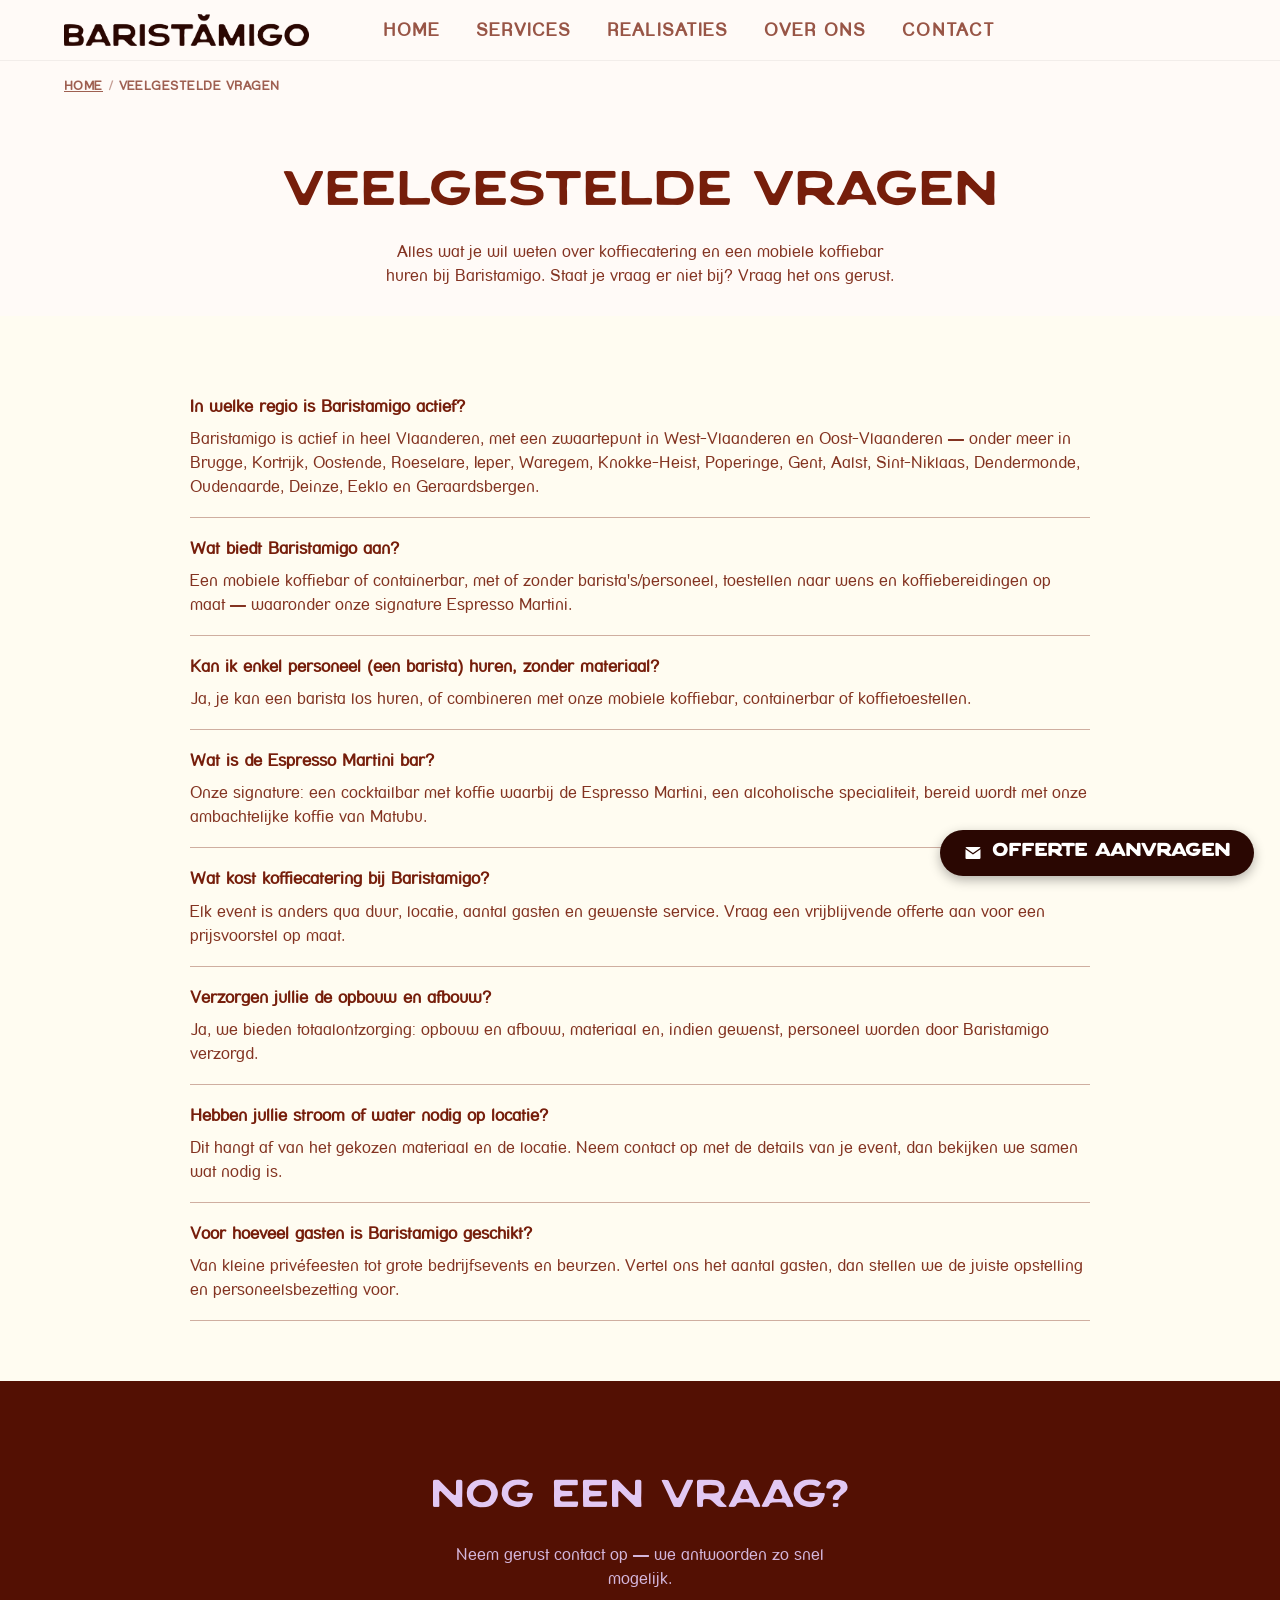
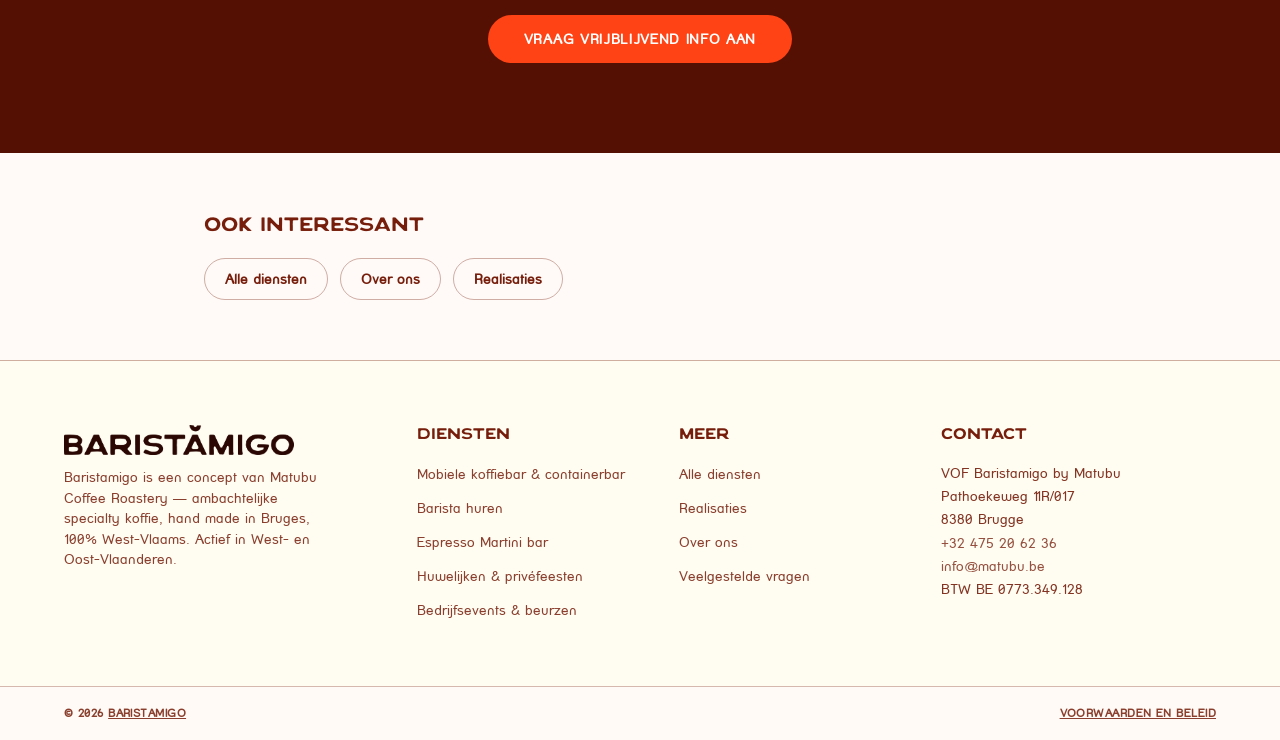
<file: faq.html>
<!DOCTYPE html>
<html lang="nl-BE">
<head>
<meta charset="UTF-8" />
<meta name="viewport" content="width=device-width, initial-scale=1.0" />
<title>Veelgestelde vragen | Baristamigo</title>
<meta name="description" content="Alles over koffiecatering en mobiele koffiebar huren bij Baristamigo: werkgebied, personeel, prijs, opbouw en meer. Vraag gerust een offerte aan.">
<link rel="canonical" href="https://baristamigo.be/faq.html">
<link rel="icon" type="image/png" href="merk/logos/Baristamigo_Favicon.png">
<link rel="manifest" href="manifest.json">
<meta property="og:title" content="Veelgestelde vragen | Baristamigo">
<meta property="og:description" content="Alles over koffiecatering en mobiele koffiebar huren bij Baristamigo: werkgebied, personeel, opbouw en meer.">
<meta property="og:image" content="https://baristamigo.be/merk/logos/Baristamigo_Logo_Bruin.png">
<meta property="og:type" content="website">
<meta property="og:url" content="https://baristamigo.be/faq.html">
<meta name="twitter:card" content="summary_large_image">
<meta name="twitter:title" content="Veelgestelde vragen | Baristamigo">
<meta name="twitter:description" content="Alles over koffiecatering en mobiele koffiebar huren bij Baristamigo: werkgebied, personeel, opbouw en meer.">
<meta name="twitter:image" content="https://baristamigo.be/merk/logos/Baristamigo_Logo_Bruin.png">
<link rel="stylesheet" href="assets/style.css">
<script type="application/ld+json">
{
  "@context": "https://schema.org",
  "@type": "BreadcrumbList",
  "itemListElement": [
    { "@type": "ListItem", "position": 1, "name": "Home", "item": "https://baristamigo.be/" },
    { "@type": "ListItem", "position": 2, "name": "Veelgestelde vragen", "item": "https://baristamigo.be/faq.html" }
  ]
}
</script>
<script type="application/ld+json">
{
  "@context": "https://schema.org",
  "@type": "FAQPage",
  "mainEntity": [
    {
      "@type": "Question",
      "name": "In welke regio is Baristamigo actief?",
      "acceptedAnswer": { "@type": "Answer", "text": "Baristamigo is actief in heel Vlaanderen, met een zwaartepunt in West-Vlaanderen en Oost-Vlaanderen — onder meer in Brugge, Kortrijk, Oostende, Roeselare, Ieper, Waregem, Knokke-Heist, Poperinge, Gent, Aalst, Sint-Niklaas, Dendermonde, Oudenaarde, Deinze, Eeklo en Geraardsbergen." }
    },
    {
      "@type": "Question",
      "name": "Wat biedt Baristamigo aan?",
      "acceptedAnswer": { "@type": "Answer", "text": "Een mobiele koffiebar of containerbar, met of zonder barista's/personeel, toestellen naar wens en koffiebereidingen op maat — waaronder onze signature Espresso Martini." }
    },
    {
      "@type": "Question",
      "name": "Kan ik enkel personeel (een barista) huren, zonder materiaal?",
      "acceptedAnswer": { "@type": "Answer", "text": "Ja, je kan een barista los huren, of combineren met onze mobiele koffiebar, containerbar of koffietoestellen." }
    },
    {
      "@type": "Question",
      "name": "Wat is de Espresso Martini bar?",
      "acceptedAnswer": { "@type": "Answer", "text": "Onze signature: een cocktailbar met koffie waarbij de Espresso Martini, een alcoholische specialiteit, bereid wordt met onze ambachtelijke koffie van Matubu." }
    },
    {
      "@type": "Question",
      "name": "Wat kost koffiecatering bij Baristamigo?",
      "acceptedAnswer": { "@type": "Answer", "text": "Elk event is anders qua duur, locatie, aantal gasten en gewenste service. Vraag een vrijblijvende offerte aan voor een prijsvoorstel op maat." }
    },
    {
      "@type": "Question",
      "name": "Verzorgen jullie de opbouw en afbouw?",
      "acceptedAnswer": { "@type": "Answer", "text": "Ja, we bieden totaalontzorging: opbouw en afbouw, materiaal en, indien gewenst, personeel worden door Baristamigo verzorgd." }
    },
    {
      "@type": "Question",
      "name": "Hebben jullie stroom of water nodig op locatie?",
      "acceptedAnswer": { "@type": "Answer", "text": "Dit hangt af van het gekozen materiaal en de locatie. Neem contact op met de details van je event, dan bekijken we samen wat nodig is." }
    },
    {
      "@type": "Question",
      "name": "Voor hoeveel gasten is Baristamigo geschikt?",
      "acceptedAnswer": { "@type": "Answer", "text": "Van kleine privéfeesten tot grote bedrijfsevents en beurzen. Vertel ons het aantal gasten, dan stellen we de juiste opstelling en personeelsbezetting voor." }
    }
  ]
}
</script>
</head>
<body>

  <header>
    <div class="header__row">
      <a href="index.html" class="header-logo">
        <img src="merk/logos/Baristamigo_Logo_Bruin.png" width="491" height="64" alt="Baristamigo">
      </a>
      <nav aria-label="Hoofdnavigatie">
        <ul class="nav-links">
          <li><a href="index.html">Home</a></li>
          <li><a href="services.html">Services</a></li>
          <li><a href="realisaties.html">Realisaties</a></li>
          <li><a href="over-ons.html">Over ons</a></li>
          <li><a href="contact.html">Contact</a></li>
        </ul>
      </nav>
      <button type="button" class="nav-toggle" aria-label="Menu openen" aria-expanded="false" onclick="toggleNav()">
        <span></span><span></span><span></span>
      </button>
    </div>
  </header>

  <nav class="breadcrumb" aria-label="Broodkruimel">
    <ol>
      <li><a href="index.html">Home</a></li>
      <li aria-current="page">Veelgestelde vragen</li>
    </ol>
  </nav>

  <main>

  <h1 class="page-title">Veelgestelde vragen</h1>
  <p class="page-intro">Alles wat je wil weten over koffiecatering en een mobiele koffiebar huren bij Baristamigo. Staat je vraag er niet bij? Vraag het ons gerust.</p>

  <section class="faq-section">
    <div class="inner">
      <div class="faq-item">
        <h3>In welke regio is Baristamigo actief?</h3>
        <p>Baristamigo is actief in heel Vlaanderen, met een zwaartepunt in West-Vlaanderen en Oost-Vlaanderen — onder meer in Brugge, Kortrijk, Oostende, Roeselare, Ieper, Waregem, Knokke-Heist, Poperinge, Gent, Aalst, Sint-Niklaas, Dendermonde, Oudenaarde, Deinze, Eeklo en Geraardsbergen.</p>
      </div>
      <div class="faq-item">
        <h3>Wat biedt Baristamigo aan?</h3>
        <p>Een mobiele koffiebar of containerbar, met of zonder barista's/personeel, toestellen naar wens en koffiebereidingen op maat — waaronder onze signature <a href="espresso-martini-bar.html">Espresso Martini</a>.</p>
      </div>
      <div class="faq-item">
        <h3>Kan ik enkel personeel (een barista) huren, zonder materiaal?</h3>
        <p>Ja, je kan een <a href="barista-huren.html">barista los huren</a>, of combineren met onze <a href="mobiele-koffiebar.html">mobiele koffiebar, containerbar of koffietoestellen</a>.</p>
      </div>
      <div class="faq-item">
        <h3>Wat is de Espresso Martini bar?</h3>
        <p>Onze signature: een cocktailbar met koffie waarbij de Espresso Martini, een alcoholische specialiteit, bereid wordt met onze ambachtelijke koffie van Matubu.</p>
      </div>
      <div class="faq-item">
        <h3>Wat kost koffiecatering bij Baristamigo?</h3>
        <p><!-- TODO: input Félix: prijsindicatie of prijsformule --> Elk event is anders qua duur, locatie, aantal gasten en gewenste service. Vraag een vrijblijvende offerte aan voor een prijsvoorstel op maat.</p>
      </div>
      <div class="faq-item">
        <h3>Verzorgen jullie de opbouw en afbouw?</h3>
        <p>Ja, we bieden totaalontzorging: opbouw en afbouw, materiaal en, indien gewenst, personeel worden door Baristamigo verzorgd.</p>
      </div>
      <div class="faq-item">
        <h3>Hebben jullie stroom of water nodig op locatie?</h3>
        <p><!-- TODO: input Félix: exacte technische vereisten per opstelling --> Dit hangt af van het gekozen materiaal en de locatie. Neem contact op met de details van je event, dan bekijken we samen wat nodig is.</p>
      </div>
      <div class="faq-item">
        <h3>Voor hoeveel gasten is Baristamigo geschikt?</h3>
        <p><!-- TODO: input Félix: exacte capaciteitsrichtlijnen --> Van kleine privéfeesten tot grote bedrijfsevents en beurzen. Vertel ons het aantal gasten, dan stellen we de juiste opstelling en personeelsbezetting voor.</p>
      </div>
    </div>
  </section>

  <section class="closing-cta">
    <h2>Nog een vraag?</h2>
    <p>Neem gerust contact op — we antwoorden zo snel mogelijk.</p>
    <a class="cta" href="contact.html">Vraag vrijblijvend info aan</a>
  </section>

  <nav class="related-links" aria-label="Gerelateerde pagina's">
    <h2>Ook interessant</h2>
    <ul>
      <li><a href="services.html">Alle diensten</a></li>
      <li><a href="over-ons.html">Over ons</a></li>
      <li><a href="realisaties.html">Realisaties</a></li>
    </ul>
  </nav>

  </main>

  <footer class="site-footer">
    <div class="footer-grid">
      <div class="footer-col">
        <img src="merk/logos/Baristamigo_Logo_Bruin.png" width="461" height="60" alt="Baristamigo">
        <p>Baristamigo is een concept van Matubu Coffee Roastery — ambachtelijke specialty koffie, hand made in Bruges, 100% West-Vlaams. Actief in West- en Oost-Vlaanderen.</p>
      </div>
      <nav class="footer-col" aria-label="Diensten">
        <h2>Diensten</h2>
        <ul>
          <li><a href="mobiele-koffiebar.html">Mobiele koffiebar &amp; containerbar</a></li>
          <li><a href="barista-huren.html">Barista huren</a></li>
          <li><a href="espresso-martini-bar.html">Espresso Martini bar</a></li>
          <li><a href="huwelijken.html">Huwelijken &amp; privéfeesten</a></li>
          <li><a href="bedrijfsevents.html">Bedrijfsevents &amp; beurzen</a></li>
        </ul>
      </nav>
      <nav class="footer-col" aria-label="Meer">
        <h2>Meer</h2>
        <ul>
          <li><a href="services.html">Alle diensten</a></li>
          <li><a href="realisaties.html">Realisaties</a></li>
          <li><a href="over-ons.html">Over ons</a></li>
          <li><a href="faq.html">Veelgestelde vragen</a></li>
        </ul>
      </nav>
      <div class="footer-col">
        <h2>Contact</h2>
        <address>
          VOF Baristamigo by Matubu<br>
          Pathoekeweg 11R/017<br>
          8380 Brugge<br>
          <a href="tel:+32475206236">+32 475 20 62 36</a><br>
          <a href="mailto:info@matubu.be">info@matubu.be</a><br>
          BTW BE 0773.349.128
        </address>
      </div>
    </div>

    <div class="footer-utilities">
      <span>© 2026 <a href="index.html">Baristamigo</a></span>
      <a href="#">Voorwaarden en beleid</a>
    </div>
  </footer>

  <!-- FLOATING QUOTE BUTTON -->
  <button type="button" class="quote-float" onclick="openQuoteModal(event)">
    <svg viewBox="0 0 24 24"><path d="M22 6.968V18.62l-.01.16c-.078.682-.653 1.22-1.34 1.22H3.351l-.156-.01A1.378 1.378 0 0 1 2 18.619V6.969l9.536 6.813.124.073a.793.793 0 0 0 .805-.073L22 6.968zM20.65 4l.162.01c.537.068.981.46 1.133.979L12 12.093 2.056 4.989C2.223 4.419 2.743 4 3.351 4h17.298z"/></svg>
    Offerte aanvragen
  </button>

  <!-- QUOTE MODAL -->
  <div class="quote-modal-backdrop" id="quoteModalBackdrop">
    <form class="quote-modal" id="quoteForm" name="offerte" method="POST" data-netlify="true">
      <input type="hidden" name="form-name" value="offerte">
      <button class="quote-modal__close" type="button" onclick="closeQuoteModal()">&times;</button>
      <img class="quote-modal__logo" src="merk/logos/Baristamigo_Logo_Bruin.png" width="614" height="80" loading="lazy" alt="Baristamigo">
      <div class="quote-modal__title">prijsofferte aanvragen</div>

      <div class="quote-modal__step active" data-step="1">
        <div class="quote-modal__step-label">Stap 1 van 2</div>
        <div class="quote-modal__page-title">Persoonsgegevens</div>
        <div class="quote-modal__progress"><div class="quote-modal__progress-bar" style="width:50%"></div></div>
        <div class="quote-modal__field">
          <label for="quoteName">Naam</label>
          <input type="text" id="quoteName" name="name" placeholder="John Doe">
        </div>
        <div class="quote-modal__field">
          <label for="quoteEmail">E-mailadres</label>
          <input type="email" id="quoteEmail" name="email" placeholder="info@voorbeeld.be">
        </div>
        <div class="quote-modal__field">
          <label for="quotePhone">Telefoonnummer</label>
          <input type="tel" id="quotePhone" name="phone" placeholder="+32 000 00 00">
        </div>
        <div class="quote-modal__actions">
          <button type="button" class="quote-modal__btn" onclick="goToQuoteStep(2)">Volgende</button>
        </div>
      </div>

      <div class="quote-modal__step" data-step="2">
        <div class="quote-modal__step-label">Stap 2 van 2</div>
        <div class="quote-modal__page-title">Project gegevens</div>
        <div class="quote-modal__progress"><div class="quote-modal__progress-bar" style="width:100%"></div></div>
        <div class="quote-modal__field">
          <label>Dienstverlening</label>
          <div class="quote-modal__checkbox-grid">
            <label class="quote-modal__checkbox-item"><input type="checkbox" name="services" value="Personeel"> Personeel</label>
            <label class="quote-modal__checkbox-item"><input type="checkbox" name="services" value="Koffiestand"> Koffiestand</label>
            <label class="quote-modal__checkbox-item"><input type="checkbox" name="services" value="Koffietoestel / perculator"> Koffietoestel / perculator</label>
            <label class="quote-modal__checkbox-item"><input type="checkbox" name="services" value="Koffiecatering"> Koffiecatering</label>
            <label class="quote-modal__checkbox-item"><input type="checkbox" name="services" value="Koffiecocktails"> Koffiecocktails</label>
            <label class="quote-modal__checkbox-item"><input type="checkbox" name="services" value="Tafels en stoelen"> Tafels en stoelen</label>
          </div>
        </div>
        <div class="quote-modal__field">
          <label for="quoteGuests">Aantal gasten</label>
          <input type="text" id="quoteGuests" name="guests" placeholder="vb. 90 pax">
        </div>
        <div class="quote-modal__field">
          <label for="quoteDescription">Beschrijving van project</label>
          <textarea id="quoteDescription" name="description" placeholder="Wat organiseer je?"></textarea>
        </div>
        <div class="quote-modal__actions">
          <button type="button" class="quote-modal__btn secondary" onclick="goToQuoteStep(1)">Terug</button>
          <button type="submit" class="quote-modal__btn">Doorsturen</button>
        </div>
      </div>

      <div class="quote-modal__step" data-step="success">
        <div class="quote-modal__success">
          <h3>Bedankt!</h3>
          <p>We nemen zo snel mogelijk contact met je op.</p>
        </div>
      </div>

      <div class="quote-modal__footer-note">Deze site is beschermd door reCAPTCHA. Het <a href="#">Privacybeleid</a> en de <a href="#">Servicevoorwaarden</a> van Google zijn van toepassing.</div>
    </form>
  </div>

  <!-- Elfsight WhatsApp Chat | Whatsapp assist Baristamigo -->
  <div class="elfsight-app-ae0fd06d-759a-407e-ab45-b056ee390d64" data-elfsight-app-lazy id="whatsappWidget"></div>
  <script>
    if (window.innerWidth > 750) {
      var s = document.createElement("script");
      s.src = "https://elfsightcdn.com/platform.js";
      s.async = true;
      document.body.appendChild(s);
    } else {
      document.getElementById("whatsappWidget").remove();
    }
  </script>

  <script src="assets/script.js"></script>

</body>
</html>
</file>
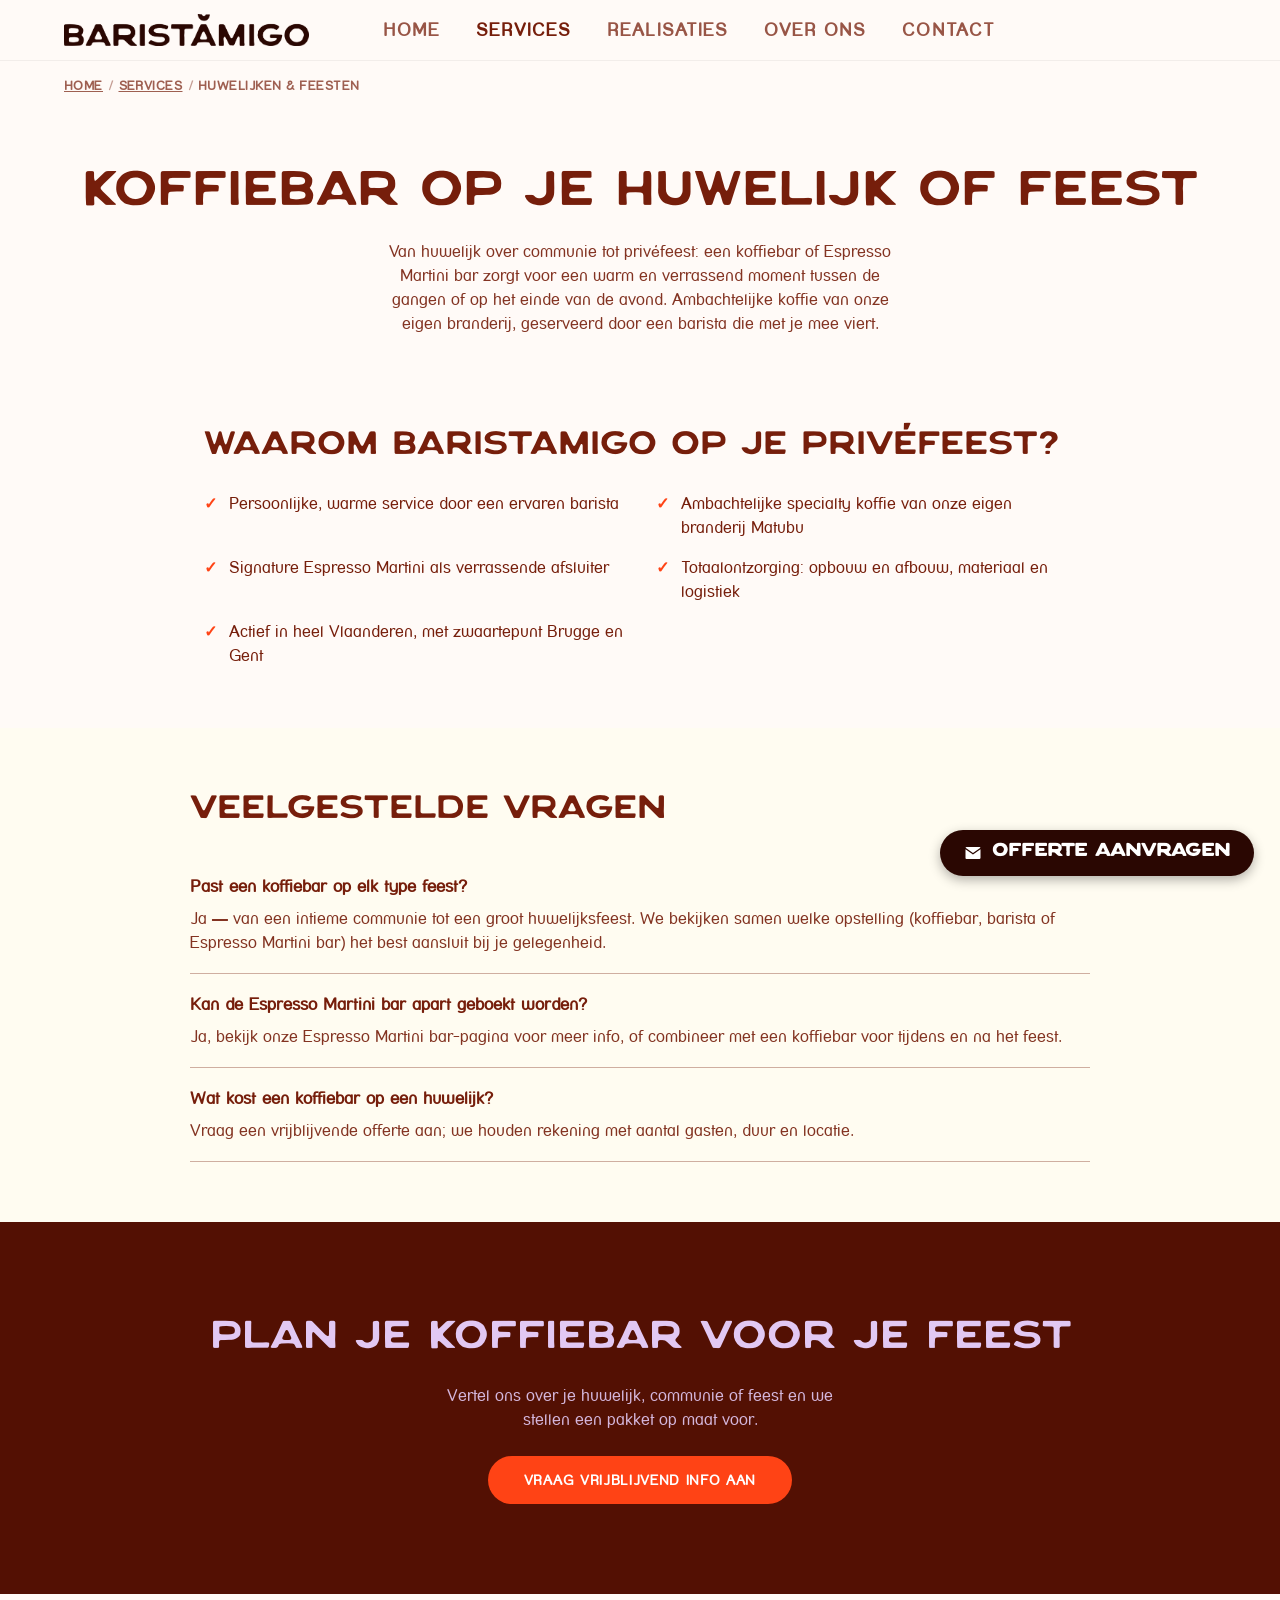
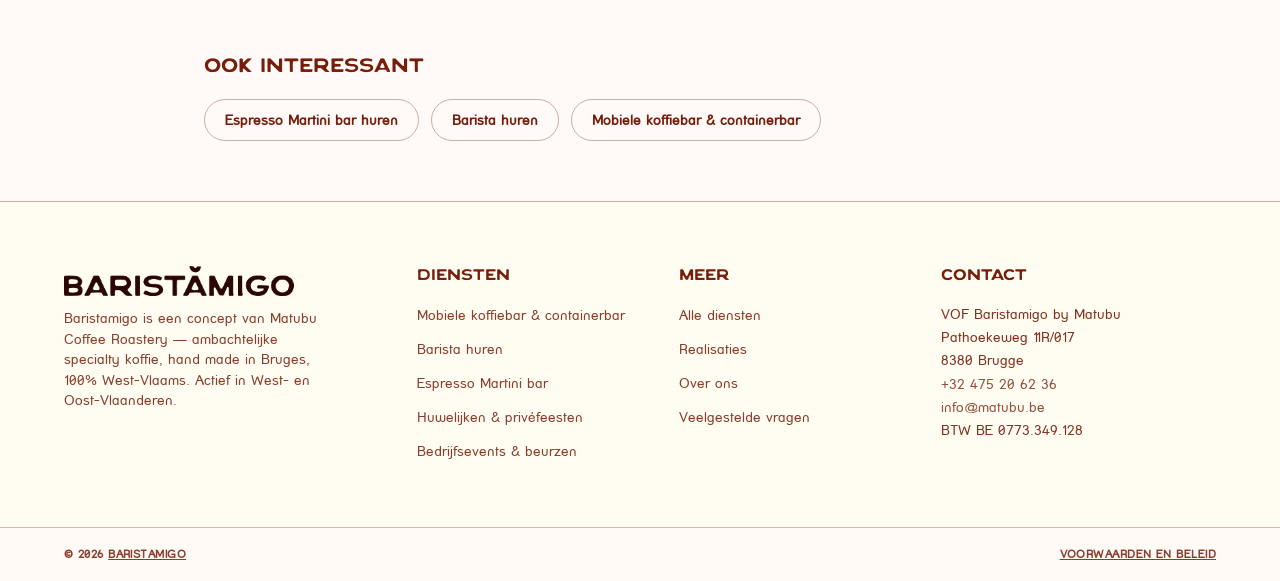
<file: huwelijken.html>
<!DOCTYPE html>
<html lang="nl-BE">
<head>
<meta charset="UTF-8" />
<meta name="viewport" content="width=device-width, initial-scale=1.0" />
<title>Koffiebar huwelijk & feest huren | Baristamigo</title>
<meta name="description" content="Koffiebar huren voor je huwelijk, communie of privéfeest. Barista's, mobiele koffiebar en Espresso Martini's van Matubu Coffee Roastery. Offerte?">
<link rel="canonical" href="https://baristamigo.be/huwelijken.html">
<link rel="icon" type="image/png" href="merk/logos/Baristamigo_Favicon.png">
<link rel="manifest" href="manifest.json">
<meta property="og:title" content="Koffiebar huwelijk & feest huren | Baristamigo">
<meta property="og:description" content="Koffiebar huren voor je huwelijk, communie of privéfeest — met barista's en Espresso Martini's.">
<meta property="og:image" content="https://baristamigo.be/merk/logos/Baristamigo_Logo_Bruin.png">
<meta property="og:type" content="website">
<meta property="og:url" content="https://baristamigo.be/huwelijken.html">
<meta name="twitter:card" content="summary_large_image">
<meta name="twitter:title" content="Koffiebar huwelijk & feest huren | Baristamigo">
<meta name="twitter:description" content="Koffiebar huren voor je huwelijk, communie of privéfeest — met barista's en Espresso Martini's.">
<meta name="twitter:image" content="https://baristamigo.be/merk/logos/Baristamigo_Logo_Bruin.png">
<link rel="stylesheet" href="assets/style.css">
<script type="application/ld+json">
{
  "@context": "https://schema.org",
  "@type": "Service",
  "name": "Koffiebar op huwelijken en privéfeesten",
  "serviceType": "Koffiecatering huwelijk",
  "description": "Koffiebar en baristaservice voor huwelijken, communies en privéfeesten, met ambachtelijke koffie van Matubu en Espresso Martini's.",
  "provider": { "@id": "https://baristamigo.be/#business" },
  "areaServed": { "@type": "State", "name": "Vlaanderen" }
}
</script>
<script type="application/ld+json">
{
  "@context": "https://schema.org",
  "@type": "BreadcrumbList",
  "itemListElement": [
    { "@type": "ListItem", "position": 1, "name": "Home", "item": "https://baristamigo.be/" },
    { "@type": "ListItem", "position": 2, "name": "Services", "item": "https://baristamigo.be/services.html" },
    { "@type": "ListItem", "position": 3, "name": "Koffiebar huwelijk & feest", "item": "https://baristamigo.be/huwelijken.html" }
  ]
}
</script>
</head>
<body>

  <header>
    <div class="header__row">
      <a href="index.html" class="header-logo">
        <img src="merk/logos/Baristamigo_Logo_Bruin.png" width="491" height="64" alt="Baristamigo">
      </a>
      <nav aria-label="Hoofdnavigatie">
        <ul class="nav-links">
          <li><a href="index.html">Home</a></li>
          <li><a href="services.html" class="active">Services</a></li>
          <li><a href="realisaties.html">Realisaties</a></li>
          <li><a href="over-ons.html">Over ons</a></li>
          <li><a href="contact.html">Contact</a></li>
        </ul>
      </nav>
      <button type="button" class="nav-toggle" aria-label="Menu openen" aria-expanded="false" onclick="toggleNav()">
        <span></span><span></span><span></span>
      </button>
    </div>
  </header>

  <nav class="breadcrumb" aria-label="Broodkruimel">
    <ol>
      <li><a href="index.html">Home</a></li>
      <li><a href="services.html">Services</a></li>
      <li aria-current="page">Huwelijken &amp; feesten</li>
    </ol>
  </nav>

  <main>

  <h1 class="page-title">Koffiebar op je huwelijk of feest</h1>
  <p class="page-intro">Van huwelijk over communie tot privéfeest: een koffiebar of Espresso Martini bar zorgt voor een warm en verrassend moment tussen de gangen of op het einde van de avond. Ambachtelijke koffie van onze eigen branderij, geserveerd door een barista die met je mee viert.</p>

  <section class="usp-section">
    <h2>Waarom Baristamigo op je privéfeest?</h2>
    <ul class="usp-list">
      <li>Persoonlijke, warme service door een ervaren barista</li>
      <li>Ambachtelijke specialty koffie van onze eigen branderij Matubu</li>
      <li>Signature Espresso Martini als verrassende afsluiter</li>
      <li>Totaalontzorging: opbouw en afbouw, materiaal en logistiek</li>
      <li>Actief in heel Vlaanderen, met zwaartepunt Brugge en Gent</li>
    </ul>
  </section>

  <section class="faq-section">
    <div class="inner">
      <h2>Veelgestelde vragen</h2>
      <div class="faq-item">
        <h3>Past een koffiebar op elk type feest?</h3>
        <p>Ja — van een intieme communie tot een groot huwelijksfeest. We bekijken samen welke opstelling (koffiebar, barista of Espresso Martini bar) het best aansluit bij je gelegenheid.</p>
      </div>
      <div class="faq-item">
        <h3>Kan de Espresso Martini bar apart geboekt worden?</h3>
        <p>Ja, bekijk onze <a href="espresso-martini-bar.html">Espresso Martini bar</a>-pagina voor meer info, of combineer met een koffiebar voor tijdens en na het feest.</p>
      </div>
      <div class="faq-item">
        <h3>Wat kost een koffiebar op een huwelijk?</h3>
        <p><!-- TODO: input Félix: prijsindicatie of prijsformule --> Vraag een vrijblijvende offerte aan; we houden rekening met aantal gasten, duur en locatie.</p>
      </div>
    </div>
  </section>

  <section class="closing-cta">
    <h2>Plan je koffiebar voor je feest</h2>
    <p>Vertel ons over je huwelijk, communie of feest en we stellen een pakket op maat voor.</p>
    <a class="cta" href="contact.html">Vraag vrijblijvend info aan</a>
  </section>

  <nav class="related-links" aria-label="Gerelateerde pagina's">
    <h2>Ook interessant</h2>
    <ul>
      <li><a href="espresso-martini-bar.html">Espresso Martini bar huren</a></li>
      <li><a href="barista-huren.html">Barista huren</a></li>
      <li><a href="mobiele-koffiebar.html">Mobiele koffiebar &amp; containerbar</a></li>
    </ul>
  </nav>

  </main>

  <footer class="site-footer">
    <div class="footer-grid">
      <div class="footer-col">
        <img src="merk/logos/Baristamigo_Logo_Bruin.png" width="461" height="60" alt="Baristamigo">
        <p>Baristamigo is een concept van Matubu Coffee Roastery — ambachtelijke specialty koffie, hand made in Bruges, 100% West-Vlaams. Actief in West- en Oost-Vlaanderen.</p>
      </div>
      <nav class="footer-col" aria-label="Diensten">
        <h2>Diensten</h2>
        <ul>
          <li><a href="mobiele-koffiebar.html">Mobiele koffiebar &amp; containerbar</a></li>
          <li><a href="barista-huren.html">Barista huren</a></li>
          <li><a href="espresso-martini-bar.html">Espresso Martini bar</a></li>
          <li><a href="huwelijken.html">Huwelijken &amp; privéfeesten</a></li>
          <li><a href="bedrijfsevents.html">Bedrijfsevents &amp; beurzen</a></li>
        </ul>
      </nav>
      <nav class="footer-col" aria-label="Meer">
        <h2>Meer</h2>
        <ul>
          <li><a href="services.html">Alle diensten</a></li>
          <li><a href="realisaties.html">Realisaties</a></li>
          <li><a href="over-ons.html">Over ons</a></li>
          <li><a href="faq.html">Veelgestelde vragen</a></li>
        </ul>
      </nav>
      <div class="footer-col">
        <h2>Contact</h2>
        <address>
          VOF Baristamigo by Matubu<br>
          Pathoekeweg 11R/017<br>
          8380 Brugge<br>
          <a href="tel:+32475206236">+32 475 20 62 36</a><br>
          <a href="mailto:info@matubu.be">info@matubu.be</a><br>
          BTW BE 0773.349.128
        </address>
      </div>
    </div>

    <div class="footer-utilities">
      <span>© 2026 <a href="index.html">Baristamigo</a></span>
      <a href="#">Voorwaarden en beleid</a>
    </div>
  </footer>

  <!-- FLOATING QUOTE BUTTON -->
  <button type="button" class="quote-float" onclick="openQuoteModal(event)">
    <svg viewBox="0 0 24 24"><path d="M22 6.968V18.62l-.01.16c-.078.682-.653 1.22-1.34 1.22H3.351l-.156-.01A1.378 1.378 0 0 1 2 18.619V6.969l9.536 6.813.124.073a.793.793 0 0 0 .805-.073L22 6.968zM20.65 4l.162.01c.537.068.981.46 1.133.979L12 12.093 2.056 4.989C2.223 4.419 2.743 4 3.351 4h17.298z"/></svg>
    Offerte aanvragen
  </button>

  <!-- QUOTE MODAL -->
  <div class="quote-modal-backdrop" id="quoteModalBackdrop">
    <form class="quote-modal" id="quoteForm" name="offerte" method="POST" data-netlify="true">
      <input type="hidden" name="form-name" value="offerte">
      <button class="quote-modal__close" type="button" onclick="closeQuoteModal()">&times;</button>
      <img class="quote-modal__logo" src="merk/logos/Baristamigo_Logo_Bruin.png" width="614" height="80" loading="lazy" alt="Baristamigo">
      <div class="quote-modal__title">prijsofferte aanvragen</div>

      <div class="quote-modal__step active" data-step="1">
        <div class="quote-modal__step-label">Stap 1 van 2</div>
        <div class="quote-modal__page-title">Persoonsgegevens</div>
        <div class="quote-modal__progress"><div class="quote-modal__progress-bar" style="width:50%"></div></div>
        <div class="quote-modal__field">
          <label for="quoteName">Naam</label>
          <input type="text" id="quoteName" name="name" placeholder="John Doe">
        </div>
        <div class="quote-modal__field">
          <label for="quoteEmail">E-mailadres</label>
          <input type="email" id="quoteEmail" name="email" placeholder="info@voorbeeld.be">
        </div>
        <div class="quote-modal__field">
          <label for="quotePhone">Telefoonnummer</label>
          <input type="tel" id="quotePhone" name="phone" placeholder="+32 000 00 00">
        </div>
        <div class="quote-modal__actions">
          <button type="button" class="quote-modal__btn" onclick="goToQuoteStep(2)">Volgende</button>
        </div>
      </div>

      <div class="quote-modal__step" data-step="2">
        <div class="quote-modal__step-label">Stap 2 van 2</div>
        <div class="quote-modal__page-title">Project gegevens</div>
        <div class="quote-modal__progress"><div class="quote-modal__progress-bar" style="width:100%"></div></div>
        <div class="quote-modal__field">
          <label>Dienstverlening</label>
          <div class="quote-modal__checkbox-grid">
            <label class="quote-modal__checkbox-item"><input type="checkbox" name="services" value="Personeel"> Personeel</label>
            <label class="quote-modal__checkbox-item"><input type="checkbox" name="services" value="Koffiestand"> Koffiestand</label>
            <label class="quote-modal__checkbox-item"><input type="checkbox" name="services" value="Koffietoestel / perculator"> Koffietoestel / perculator</label>
            <label class="quote-modal__checkbox-item"><input type="checkbox" name="services" value="Koffiecatering"> Koffiecatering</label>
            <label class="quote-modal__checkbox-item"><input type="checkbox" name="services" value="Koffiecocktails"> Koffiecocktails</label>
            <label class="quote-modal__checkbox-item"><input type="checkbox" name="services" value="Tafels en stoelen"> Tafels en stoelen</label>
          </div>
        </div>
        <div class="quote-modal__field">
          <label for="quoteGuests">Aantal gasten</label>
          <input type="text" id="quoteGuests" name="guests" placeholder="vb. 90 pax">
        </div>
        <div class="quote-modal__field">
          <label for="quoteDescription">Beschrijving van project</label>
          <textarea id="quoteDescription" name="description" placeholder="Wat organiseer je?"></textarea>
        </div>
        <div class="quote-modal__actions">
          <button type="button" class="quote-modal__btn secondary" onclick="goToQuoteStep(1)">Terug</button>
          <button type="submit" class="quote-modal__btn">Doorsturen</button>
        </div>
      </div>

      <div class="quote-modal__step" data-step="success">
        <div class="quote-modal__success">
          <h3>Bedankt!</h3>
          <p>We nemen zo snel mogelijk contact met je op.</p>
        </div>
      </div>

      <div class="quote-modal__footer-note">Deze site is beschermd door reCAPTCHA. Het <a href="#">Privacybeleid</a> en de <a href="#">Servicevoorwaarden</a> van Google zijn van toepassing.</div>
    </form>
  </div>

  <!-- Elfsight WhatsApp Chat | Whatsapp assist Baristamigo -->
  <div class="elfsight-app-ae0fd06d-759a-407e-ab45-b056ee390d64" data-elfsight-app-lazy id="whatsappWidget"></div>
  <script>
    if (window.innerWidth > 750) {
      var s = document.createElement("script");
      s.src = "https://elfsightcdn.com/platform.js";
      s.async = true;
      document.body.appendChild(s);
    } else {
      document.getElementById("whatsappWidget").remove();
    }
  </script>

  <script src="assets/script.js"></script>

</body>
</html>
</file>
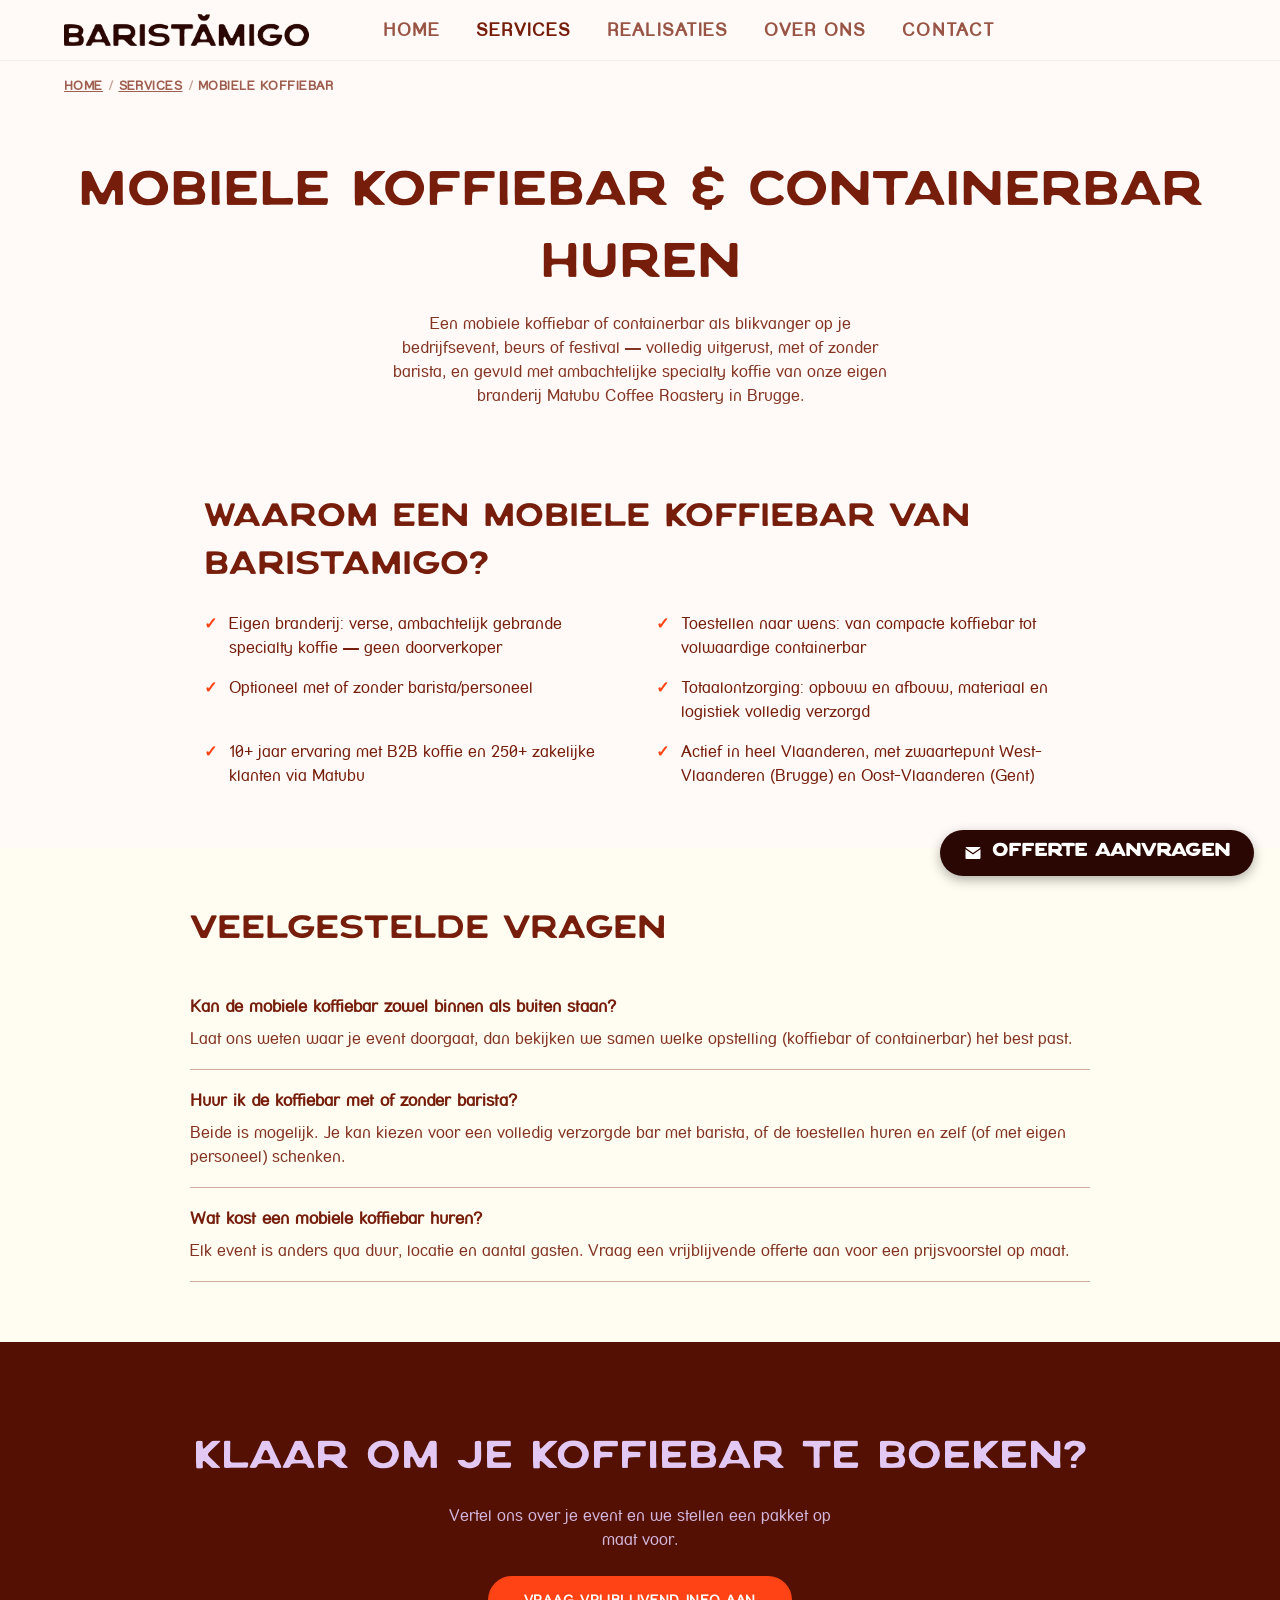
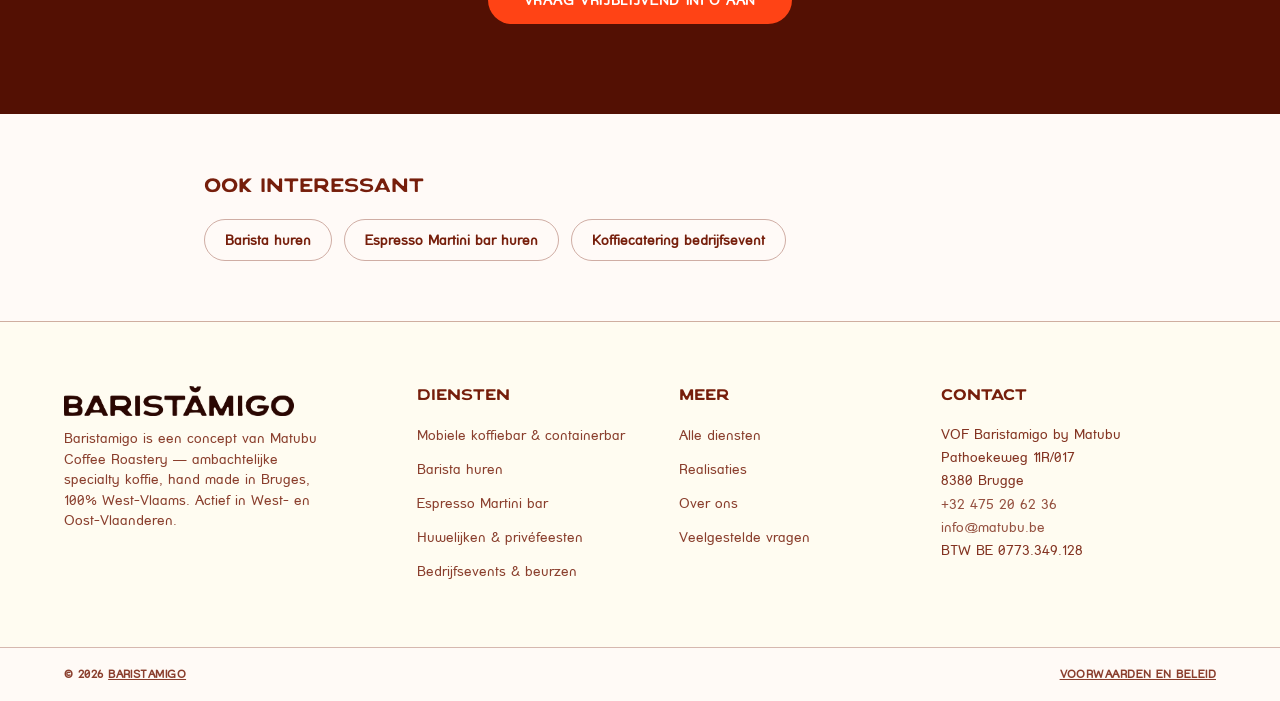
<file: mobiele-koffiebar.html>
<!DOCTYPE html>
<html lang="nl-BE">
<head>
<meta charset="UTF-8" />
<meta name="viewport" content="width=device-width, initial-scale=1.0" />
<title>Mobiele koffiebar & containerbar huren | Baristamigo</title>
<meta name="description" content="Mobiele koffiebar of containerbar huren voor je event, met of zonder barista en toestellen naar wens. Ambachtelijke koffie van Matubu. Offerte aanvragen.">
<link rel="canonical" href="https://baristamigo.be/mobiele-koffiebar.html">
<link rel="icon" type="image/png" href="merk/logos/Baristamigo_Favicon.png">
<link rel="manifest" href="manifest.json">
<meta property="og:title" content="Mobiele koffiebar & containerbar huren | Baristamigo">
<meta property="og:description" content="Mobiele koffiebar of containerbar huren, met of zonder barista. Ambachtelijke koffie van Matubu op elk event.">
<meta property="og:image" content="https://baristamigo.be/merk/logos/Baristamigo_Logo_Bruin.png">
<meta property="og:type" content="website">
<meta property="og:url" content="https://baristamigo.be/mobiele-koffiebar.html">
<meta name="twitter:card" content="summary_large_image">
<meta name="twitter:title" content="Mobiele koffiebar & containerbar huren | Baristamigo">
<meta name="twitter:description" content="Mobiele koffiebar of containerbar huren, met of zonder barista. Ambachtelijke koffie van Matubu op elk event.">
<meta name="twitter:image" content="https://baristamigo.be/merk/logos/Baristamigo_Logo_Bruin.png">
<link rel="stylesheet" href="assets/style.css">
<script type="application/ld+json">
{
  "@context": "https://schema.org",
  "@type": "Service",
  "name": "Mobiele koffiebar & containerbar huren",
  "serviceType": "Mobiele koffiebar verhuur",
  "description": "Mobiele koffiebar of containerbar huren voor events, met of zonder barista en toestellen naar wens, inclusief ambachtelijke koffie van Matubu.",
  "provider": { "@id": "https://baristamigo.be/#business" },
  "areaServed": { "@type": "State", "name": "Vlaanderen" }
}
</script>
<script type="application/ld+json">
{
  "@context": "https://schema.org",
  "@type": "BreadcrumbList",
  "itemListElement": [
    { "@type": "ListItem", "position": 1, "name": "Home", "item": "https://baristamigo.be/" },
    { "@type": "ListItem", "position": 2, "name": "Services", "item": "https://baristamigo.be/services.html" },
    { "@type": "ListItem", "position": 3, "name": "Mobiele koffiebar & containerbar huren", "item": "https://baristamigo.be/mobiele-koffiebar.html" }
  ]
}
</script>
</head>
<body>

  <header>
    <div class="header__row">
      <a href="index.html" class="header-logo">
        <img src="merk/logos/Baristamigo_Logo_Bruin.png" width="491" height="64" alt="Baristamigo">
      </a>
      <nav aria-label="Hoofdnavigatie">
        <ul class="nav-links">
          <li><a href="index.html">Home</a></li>
          <li><a href="services.html" class="active">Services</a></li>
          <li><a href="realisaties.html">Realisaties</a></li>
          <li><a href="over-ons.html">Over ons</a></li>
          <li><a href="contact.html">Contact</a></li>
        </ul>
      </nav>
      <button type="button" class="nav-toggle" aria-label="Menu openen" aria-expanded="false" onclick="toggleNav()">
        <span></span><span></span><span></span>
      </button>
    </div>
  </header>

  <nav class="breadcrumb" aria-label="Broodkruimel">
    <ol>
      <li><a href="index.html">Home</a></li>
      <li><a href="services.html">Services</a></li>
      <li aria-current="page">Mobiele koffiebar</li>
    </ol>
  </nav>

  <main>

  <h1 class="page-title">Mobiele koffiebar & containerbar huren</h1>
  <p class="page-intro">Een mobiele koffiebar of containerbar als blikvanger op je bedrijfsevent, beurs of festival — volledig uitgerust, met of zonder barista, en gevuld met ambachtelijke specialty koffie van onze eigen branderij Matubu Coffee Roastery in Brugge.</p>

  <section class="usp-section">
    <h2>Waarom een mobiele koffiebar van Baristamigo?</h2>
    <ul class="usp-list">
      <li>Eigen branderij: verse, ambachtelijk gebrande specialty koffie — geen doorverkoper</li>
      <li>Toestellen naar wens: van compacte koffiebar tot volwaardige containerbar</li>
      <li>Optioneel met of zonder barista/personeel</li>
      <li>Totaalontzorging: opbouw en afbouw, materiaal en logistiek volledig verzorgd</li>
      <li>10+ jaar ervaring met B2B koffie en 250+ zakelijke klanten via Matubu</li>
      <li>Actief in heel Vlaanderen, met zwaartepunt West-Vlaanderen (Brugge) en Oost-Vlaanderen (Gent)</li>
    </ul>
  </section>

  <section class="faq-section">
    <div class="inner">
      <h2>Veelgestelde vragen</h2>
      <div class="faq-item">
        <h3>Kan de mobiele koffiebar zowel binnen als buiten staan?</h3>
        <p><!-- TODO: input Félix --> Laat ons weten waar je event doorgaat, dan bekijken we samen welke opstelling (koffiebar of containerbar) het best past.</p>
      </div>
      <div class="faq-item">
        <h3>Huur ik de koffiebar met of zonder barista?</h3>
        <p>Beide is mogelijk. Je kan kiezen voor een volledig verzorgde bar met barista, of de toestellen huren en zelf (of met eigen personeel) schenken.</p>
      </div>
      <div class="faq-item">
        <h3>Wat kost een mobiele koffiebar huren?</h3>
        <p><!-- TODO: input Félix: prijsindicatie of prijsformule --> Elk event is anders qua duur, locatie en aantal gasten. Vraag een vrijblijvende offerte aan voor een prijsvoorstel op maat.</p>
      </div>
    </div>
  </section>

  <section class="closing-cta">
    <h2>Klaar om je koffiebar te boeken?</h2>
    <p>Vertel ons over je event en we stellen een pakket op maat voor.</p>
    <a class="cta" href="contact.html">Vraag vrijblijvend info aan</a>
  </section>

  <nav class="related-links" aria-label="Gerelateerde pagina's">
    <h2>Ook interessant</h2>
    <ul>
      <li><a href="barista-huren.html">Barista huren</a></li>
      <li><a href="espresso-martini-bar.html">Espresso Martini bar huren</a></li>
      <li><a href="bedrijfsevents.html">Koffiecatering bedrijfsevent</a></li>
    </ul>
  </nav>

  </main>

  <footer class="site-footer">
    <div class="footer-grid">
      <div class="footer-col">
        <img src="merk/logos/Baristamigo_Logo_Bruin.png" width="461" height="60" alt="Baristamigo">
        <p>Baristamigo is een concept van Matubu Coffee Roastery — ambachtelijke specialty koffie, hand made in Bruges, 100% West-Vlaams. Actief in West- en Oost-Vlaanderen.</p>
      </div>
      <nav class="footer-col" aria-label="Diensten">
        <h2>Diensten</h2>
        <ul>
          <li><a href="mobiele-koffiebar.html">Mobiele koffiebar &amp; containerbar</a></li>
          <li><a href="barista-huren.html">Barista huren</a></li>
          <li><a href="espresso-martini-bar.html">Espresso Martini bar</a></li>
          <li><a href="huwelijken.html">Huwelijken &amp; privéfeesten</a></li>
          <li><a href="bedrijfsevents.html">Bedrijfsevents &amp; beurzen</a></li>
        </ul>
      </nav>
      <nav class="footer-col" aria-label="Meer">
        <h2>Meer</h2>
        <ul>
          <li><a href="services.html">Alle diensten</a></li>
          <li><a href="realisaties.html">Realisaties</a></li>
          <li><a href="over-ons.html">Over ons</a></li>
          <li><a href="faq.html">Veelgestelde vragen</a></li>
        </ul>
      </nav>
      <div class="footer-col">
        <h2>Contact</h2>
        <address>
          VOF Baristamigo by Matubu<br>
          Pathoekeweg 11R/017<br>
          8380 Brugge<br>
          <a href="tel:+32475206236">+32 475 20 62 36</a><br>
          <a href="mailto:info@matubu.be">info@matubu.be</a><br>
          BTW BE 0773.349.128
        </address>
      </div>
    </div>

    <div class="footer-utilities">
      <span>© 2026 <a href="index.html">Baristamigo</a></span>
      <a href="#">Voorwaarden en beleid</a>
    </div>
  </footer>

  <!-- FLOATING QUOTE BUTTON -->
  <button type="button" class="quote-float" onclick="openQuoteModal(event)">
    <svg viewBox="0 0 24 24"><path d="M22 6.968V18.62l-.01.16c-.078.682-.653 1.22-1.34 1.22H3.351l-.156-.01A1.378 1.378 0 0 1 2 18.619V6.969l9.536 6.813.124.073a.793.793 0 0 0 .805-.073L22 6.968zM20.65 4l.162.01c.537.068.981.46 1.133.979L12 12.093 2.056 4.989C2.223 4.419 2.743 4 3.351 4h17.298z"/></svg>
    Offerte aanvragen
  </button>

  <!-- QUOTE MODAL -->
  <div class="quote-modal-backdrop" id="quoteModalBackdrop">
    <form class="quote-modal" id="quoteForm" name="offerte" method="POST" data-netlify="true">
      <input type="hidden" name="form-name" value="offerte">
      <button class="quote-modal__close" type="button" onclick="closeQuoteModal()">&times;</button>
      <img class="quote-modal__logo" src="merk/logos/Baristamigo_Logo_Bruin.png" width="614" height="80" loading="lazy" alt="Baristamigo">
      <div class="quote-modal__title">prijsofferte aanvragen</div>

      <div class="quote-modal__step active" data-step="1">
        <div class="quote-modal__step-label">Stap 1 van 2</div>
        <div class="quote-modal__page-title">Persoonsgegevens</div>
        <div class="quote-modal__progress"><div class="quote-modal__progress-bar" style="width:50%"></div></div>
        <div class="quote-modal__field">
          <label for="quoteName">Naam</label>
          <input type="text" id="quoteName" name="name" placeholder="John Doe">
        </div>
        <div class="quote-modal__field">
          <label for="quoteEmail">E-mailadres</label>
          <input type="email" id="quoteEmail" name="email" placeholder="info@voorbeeld.be">
        </div>
        <div class="quote-modal__field">
          <label for="quotePhone">Telefoonnummer</label>
          <input type="tel" id="quotePhone" name="phone" placeholder="+32 000 00 00">
        </div>
        <div class="quote-modal__actions">
          <button type="button" class="quote-modal__btn" onclick="goToQuoteStep(2)">Volgende</button>
        </div>
      </div>

      <div class="quote-modal__step" data-step="2">
        <div class="quote-modal__step-label">Stap 2 van 2</div>
        <div class="quote-modal__page-title">Project gegevens</div>
        <div class="quote-modal__progress"><div class="quote-modal__progress-bar" style="width:100%"></div></div>
        <div class="quote-modal__field">
          <label>Dienstverlening</label>
          <div class="quote-modal__checkbox-grid">
            <label class="quote-modal__checkbox-item"><input type="checkbox" name="services" value="Personeel"> Personeel</label>
            <label class="quote-modal__checkbox-item"><input type="checkbox" name="services" value="Koffiestand"> Koffiestand</label>
            <label class="quote-modal__checkbox-item"><input type="checkbox" name="services" value="Koffietoestel / perculator"> Koffietoestel / perculator</label>
            <label class="quote-modal__checkbox-item"><input type="checkbox" name="services" value="Koffiecatering"> Koffiecatering</label>
            <label class="quote-modal__checkbox-item"><input type="checkbox" name="services" value="Koffiecocktails"> Koffiecocktails</label>
            <label class="quote-modal__checkbox-item"><input type="checkbox" name="services" value="Tafels en stoelen"> Tafels en stoelen</label>
          </div>
        </div>
        <div class="quote-modal__field">
          <label for="quoteGuests">Aantal gasten</label>
          <input type="text" id="quoteGuests" name="guests" placeholder="vb. 90 pax">
        </div>
        <div class="quote-modal__field">
          <label for="quoteDescription">Beschrijving van project</label>
          <textarea id="quoteDescription" name="description" placeholder="Wat organiseer je?"></textarea>
        </div>
        <div class="quote-modal__actions">
          <button type="button" class="quote-modal__btn secondary" onclick="goToQuoteStep(1)">Terug</button>
          <button type="submit" class="quote-modal__btn">Doorsturen</button>
        </div>
      </div>

      <div class="quote-modal__step" data-step="success">
        <div class="quote-modal__success">
          <h3>Bedankt!</h3>
          <p>We nemen zo snel mogelijk contact met je op.</p>
        </div>
      </div>

      <div class="quote-modal__footer-note">Deze site is beschermd door reCAPTCHA. Het <a href="#">Privacybeleid</a> en de <a href="#">Servicevoorwaarden</a> van Google zijn van toepassing.</div>
    </form>
  </div>

  <!-- Elfsight WhatsApp Chat | Whatsapp assist Baristamigo -->
  <div class="elfsight-app-ae0fd06d-759a-407e-ab45-b056ee390d64" data-elfsight-app-lazy id="whatsappWidget"></div>
  <script>
    if (window.innerWidth > 750) {
      var s = document.createElement("script");
      s.src = "https://elfsightcdn.com/platform.js";
      s.async = true;
      document.body.appendChild(s);
    } else {
      document.getElementById("whatsappWidget").remove();
    }
  </script>

  <script src="assets/script.js"></script>

</body>
</html>
</file>
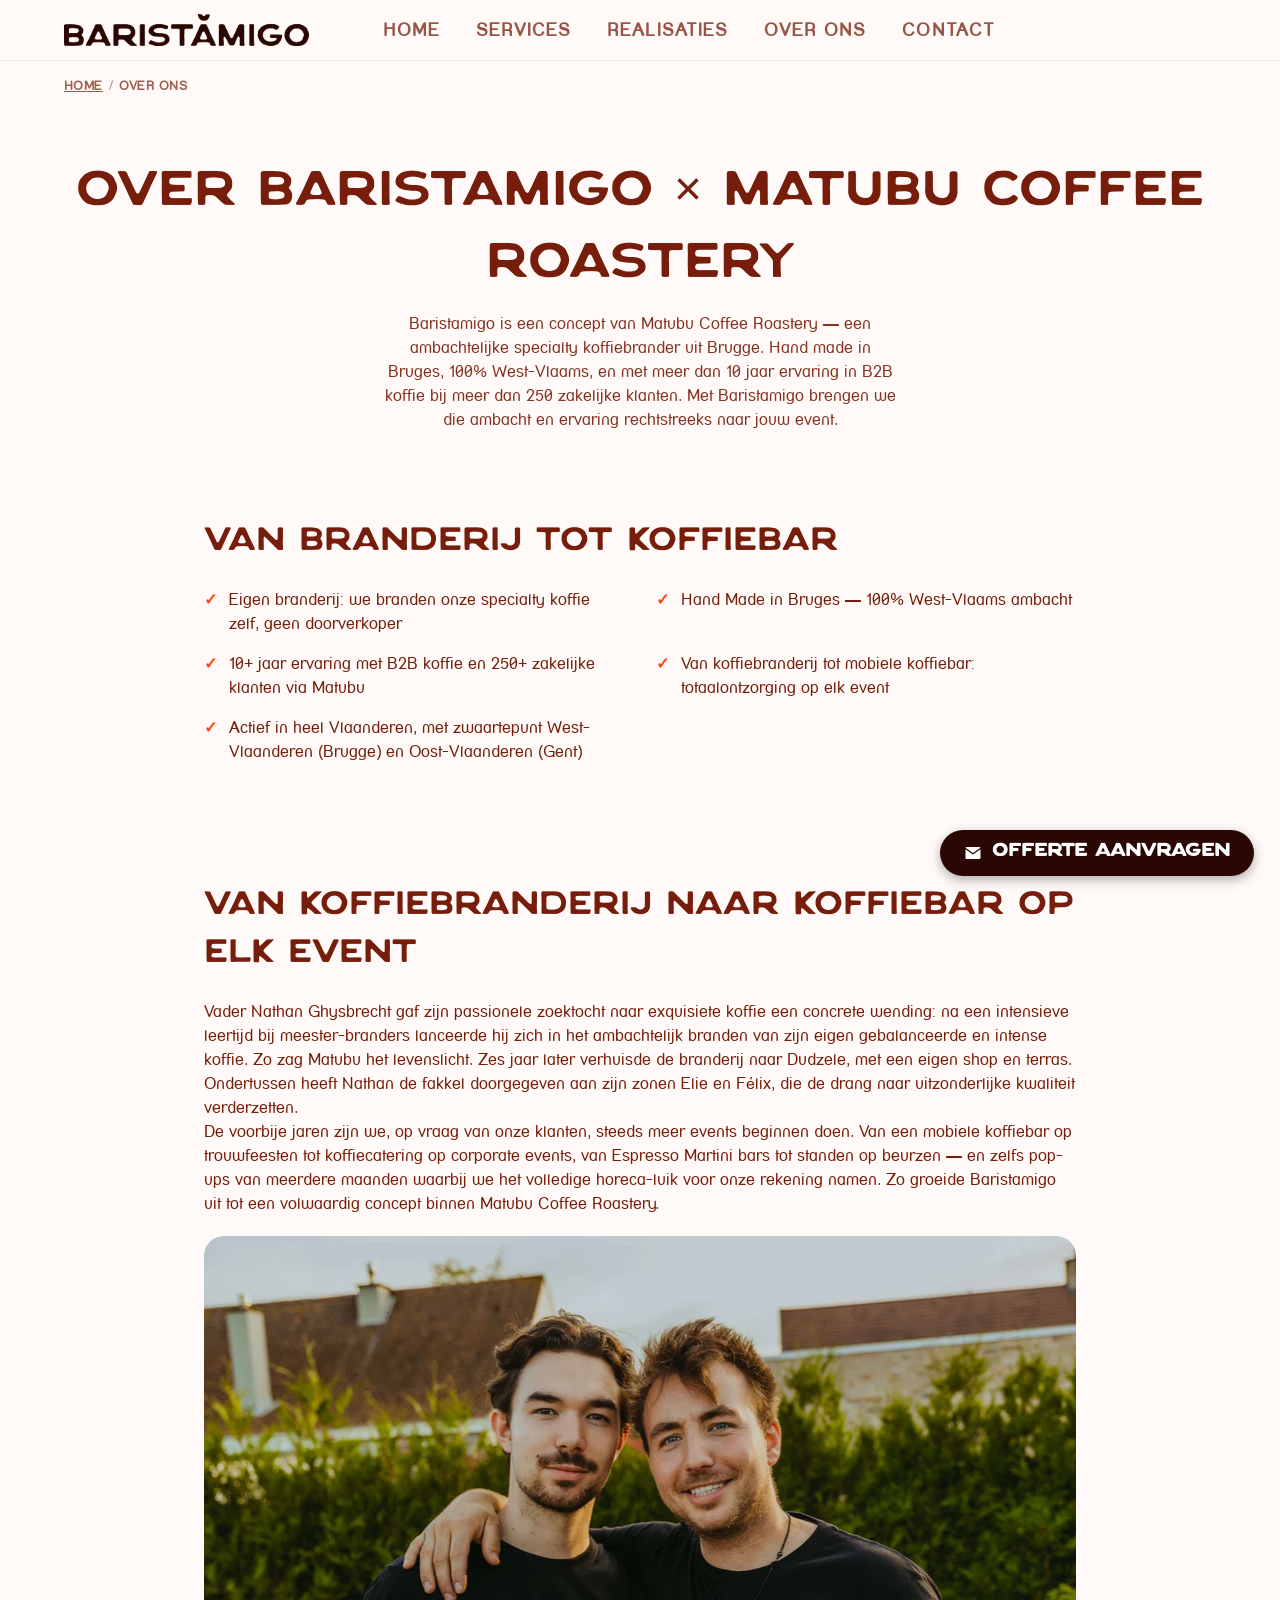
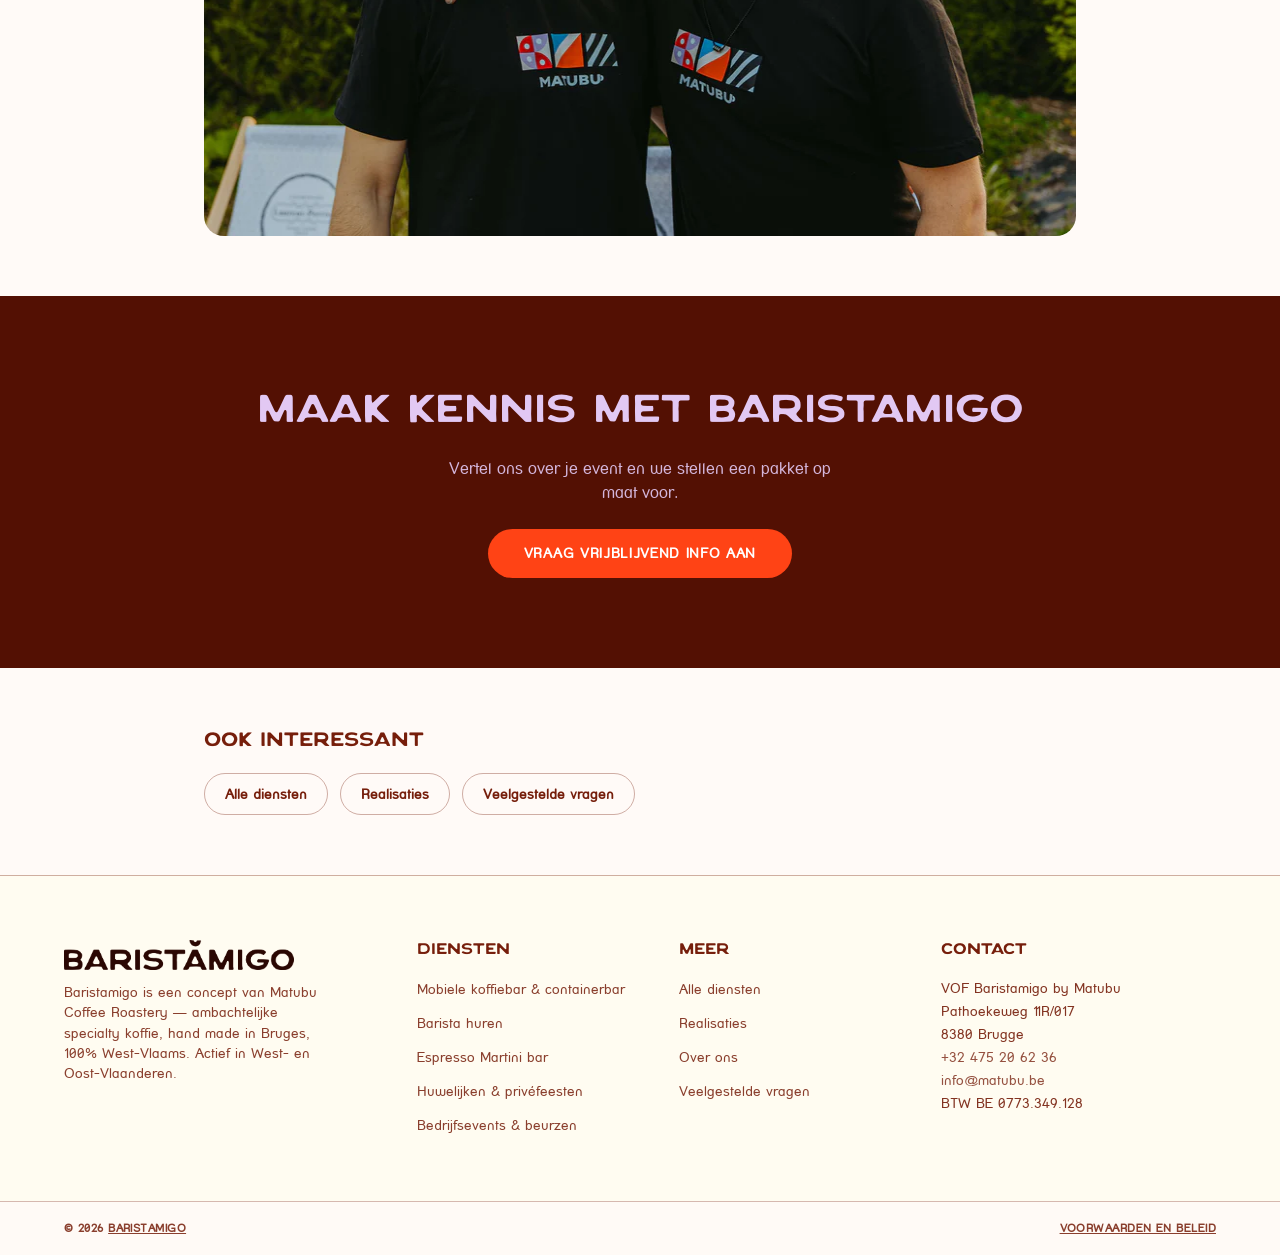
<file: over-ons.html>
<!DOCTYPE html>
<html lang="nl-BE">
<head>
<meta charset="UTF-8" />
<meta name="viewport" content="width=device-width, initial-scale=1.0" />
<title>Over ons | Baristamigo × Matubu Coffee Roastery</title>
<meta name="description" content="Baristamigo is een concept van Matubu Coffee Roastery, ambachtelijke specialty koffiebrander uit Brugge. Lees ons verhaal en vraag een offerte aan.">
<link rel="canonical" href="https://baristamigo.be/over-ons.html">
<link rel="icon" type="image/png" href="merk/logos/Baristamigo_Favicon.png">
<link rel="manifest" href="manifest.json">
<meta property="og:title" content="Over ons | Baristamigo × Matubu Coffee Roastery">
<meta property="og:description" content="Het verhaal achter Baristamigo: een concept van Matubu Coffee Roastery, ambachtelijke specialty koffiebrander uit Brugge.">
<meta property="og:image" content="https://baristamigo.be/merk/logos/Baristamigo_Logo_Bruin.png">
<meta property="og:type" content="website">
<meta property="og:url" content="https://baristamigo.be/over-ons.html">
<meta name="twitter:card" content="summary_large_image">
<meta name="twitter:title" content="Over ons | Baristamigo × Matubu Coffee Roastery">
<meta name="twitter:description" content="Het verhaal achter Baristamigo: een concept van Matubu Coffee Roastery, ambachtelijke specialty koffiebrander uit Brugge.">
<meta name="twitter:image" content="https://baristamigo.be/merk/logos/Baristamigo_Logo_Bruin.png">
<link rel="stylesheet" href="assets/style.css">
<script type="application/ld+json">
{
  "@context": "https://schema.org",
  "@type": "BreadcrumbList",
  "itemListElement": [
    { "@type": "ListItem", "position": 1, "name": "Home", "item": "https://baristamigo.be/" },
    { "@type": "ListItem", "position": 2, "name": "Over ons", "item": "https://baristamigo.be/over-ons.html" }
  ]
}
</script>
</head>
<body>

  <header>
    <div class="header__row">
      <a href="index.html" class="header-logo">
        <img src="merk/logos/Baristamigo_Logo_Bruin.png" width="491" height="64" alt="Baristamigo">
      </a>
      <nav aria-label="Hoofdnavigatie">
        <ul class="nav-links">
          <li><a href="index.html">Home</a></li>
          <li><a href="services.html">Services</a></li>
          <li><a href="realisaties.html">Realisaties</a></li>
          <li><a href="over-ons.html">Over ons</a></li>
          <li><a href="contact.html">Contact</a></li>
        </ul>
      </nav>
      <button type="button" class="nav-toggle" aria-label="Menu openen" aria-expanded="false" onclick="toggleNav()">
        <span></span><span></span><span></span>
      </button>
    </div>
  </header>

  <nav class="breadcrumb" aria-label="Broodkruimel">
    <ol>
      <li><a href="index.html">Home</a></li>
      <li aria-current="page">Over ons</li>
    </ol>
  </nav>

  <main>

  <h1 class="page-title">Over Baristamigo × Matubu Coffee Roastery</h1>
  <p class="page-intro">Baristamigo is een concept van Matubu Coffee Roastery — een ambachtelijke specialty koffiebrander uit Brugge. Hand made in Bruges, 100% West-Vlaams, en met meer dan 10 jaar ervaring in B2B koffie bij meer dan 250 zakelijke klanten. Met Baristamigo brengen we die ambacht en ervaring rechtstreeks naar jouw event.</p>

  <section class="usp-section">
    <h2>Van branderij tot koffiebar</h2>
    <ul class="usp-list">
      <li>Eigen branderij: we branden onze specialty koffie zelf, geen doorverkoper</li>
      <li>Hand Made in Bruges — 100% West-Vlaams ambacht</li>
      <li>10+ jaar ervaring met B2B koffie en 250+ zakelijke klanten via Matubu</li>
      <li>Van koffiebranderij tot mobiele koffiebar: totaalontzorging op elk event</li>
      <li>Actief in heel Vlaanderen, met zwaartepunt West-Vlaanderen (Brugge) en Oost-Vlaanderen (Gent)</li>
    </ul>
  </section>

  <section class="usp-section">
    <h2>Van koffiebranderij naar koffiebar op elk event</h2>
    <p>Vader Nathan Ghysbrecht gaf zijn passionele zoektocht naar exquisiete koffie een concrete wending: na een intensieve leertijd bij meester-branders lanceerde hij zich in het ambachtelijk branden van zijn eigen gebalanceerde en intense koffie. Zo zag Matubu het levenslicht. Zes jaar later verhuisde de branderij naar Dudzele, met een eigen shop en terras. Ondertussen heeft Nathan de fakkel doorgegeven aan zijn zonen Elie en Félix, die de drang naar uitzonderlijke kwaliteit verderzetten.</p>
    <p>De voorbije jaren zijn we, op vraag van onze klanten, steeds meer events beginnen doen. Van een mobiele koffiebar op trouwfeesten tot koffiecatering op corporate events, van Espresso Martini bars tot standen op beurzen — en zelfs pop-ups van meerdere maanden waarbij we het volledige horeca-luik voor onze rekening namen. Zo groeide Baristamigo uit tot een volwaardig concept binnen Matubu Coffee Roastery.</p>
    <img class="founders-photo" src="assets/media/elie-felix-ghysbrecht.webp" width="900" height="600" loading="lazy" alt="Elie en Félix Ghysbrecht, de broers achter Baristamigo en Matubu Coffee Roastery">
  </section>

  <section class="closing-cta">
    <h2>Maak kennis met Baristamigo</h2>
    <p>Vertel ons over je event en we stellen een pakket op maat voor.</p>
    <a class="cta" href="contact.html">Vraag vrijblijvend info aan</a>
  </section>

  <nav class="related-links" aria-label="Gerelateerde pagina's">
    <h2>Ook interessant</h2>
    <ul>
      <li><a href="services.html">Alle diensten</a></li>
      <li><a href="realisaties.html">Realisaties</a></li>
      <li><a href="faq.html">Veelgestelde vragen</a></li>
    </ul>
  </nav>

  </main>

  <footer class="site-footer">
    <div class="footer-grid">
      <div class="footer-col">
        <img src="merk/logos/Baristamigo_Logo_Bruin.png" width="461" height="60" alt="Baristamigo">
        <p>Baristamigo is een concept van Matubu Coffee Roastery — ambachtelijke specialty koffie, hand made in Bruges, 100% West-Vlaams. Actief in West- en Oost-Vlaanderen.</p>
      </div>
      <nav class="footer-col" aria-label="Diensten">
        <h2>Diensten</h2>
        <ul>
          <li><a href="mobiele-koffiebar.html">Mobiele koffiebar &amp; containerbar</a></li>
          <li><a href="barista-huren.html">Barista huren</a></li>
          <li><a href="espresso-martini-bar.html">Espresso Martini bar</a></li>
          <li><a href="huwelijken.html">Huwelijken &amp; privéfeesten</a></li>
          <li><a href="bedrijfsevents.html">Bedrijfsevents &amp; beurzen</a></li>
        </ul>
      </nav>
      <nav class="footer-col" aria-label="Meer">
        <h2>Meer</h2>
        <ul>
          <li><a href="services.html">Alle diensten</a></li>
          <li><a href="realisaties.html">Realisaties</a></li>
          <li><a href="over-ons.html">Over ons</a></li>
          <li><a href="faq.html">Veelgestelde vragen</a></li>
        </ul>
      </nav>
      <div class="footer-col">
        <h2>Contact</h2>
        <address>
          VOF Baristamigo by Matubu<br>
          Pathoekeweg 11R/017<br>
          8380 Brugge<br>
          <a href="tel:+32475206236">+32 475 20 62 36</a><br>
          <a href="mailto:info@matubu.be">info@matubu.be</a><br>
          BTW BE 0773.349.128
        </address>
      </div>
    </div>

    <div class="footer-utilities">
      <span>© 2026 <a href="index.html">Baristamigo</a></span>
      <a href="#">Voorwaarden en beleid</a>
    </div>
  </footer>

  <!-- FLOATING QUOTE BUTTON -->
  <button type="button" class="quote-float" onclick="openQuoteModal(event)">
    <svg viewBox="0 0 24 24"><path d="M22 6.968V18.62l-.01.16c-.078.682-.653 1.22-1.34 1.22H3.351l-.156-.01A1.378 1.378 0 0 1 2 18.619V6.969l9.536 6.813.124.073a.793.793 0 0 0 .805-.073L22 6.968zM20.65 4l.162.01c.537.068.981.46 1.133.979L12 12.093 2.056 4.989C2.223 4.419 2.743 4 3.351 4h17.298z"/></svg>
    Offerte aanvragen
  </button>

  <!-- QUOTE MODAL -->
  <div class="quote-modal-backdrop" id="quoteModalBackdrop">
    <form class="quote-modal" id="quoteForm" name="offerte" method="POST" data-netlify="true">
      <input type="hidden" name="form-name" value="offerte">
      <button class="quote-modal__close" type="button" onclick="closeQuoteModal()">&times;</button>
      <img class="quote-modal__logo" src="merk/logos/Baristamigo_Logo_Bruin.png" width="614" height="80" loading="lazy" alt="Baristamigo">
      <div class="quote-modal__title">prijsofferte aanvragen</div>

      <div class="quote-modal__step active" data-step="1">
        <div class="quote-modal__step-label">Stap 1 van 2</div>
        <div class="quote-modal__page-title">Persoonsgegevens</div>
        <div class="quote-modal__progress"><div class="quote-modal__progress-bar" style="width:50%"></div></div>
        <div class="quote-modal__field">
          <label for="quoteName">Naam</label>
          <input type="text" id="quoteName" name="name" placeholder="John Doe">
        </div>
        <div class="quote-modal__field">
          <label for="quoteEmail">E-mailadres</label>
          <input type="email" id="quoteEmail" name="email" placeholder="info@voorbeeld.be">
        </div>
        <div class="quote-modal__field">
          <label for="quotePhone">Telefoonnummer</label>
          <input type="tel" id="quotePhone" name="phone" placeholder="+32 000 00 00">
        </div>
        <div class="quote-modal__actions">
          <button type="button" class="quote-modal__btn" onclick="goToQuoteStep(2)">Volgende</button>
        </div>
      </div>

      <div class="quote-modal__step" data-step="2">
        <div class="quote-modal__step-label">Stap 2 van 2</div>
        <div class="quote-modal__page-title">Project gegevens</div>
        <div class="quote-modal__progress"><div class="quote-modal__progress-bar" style="width:100%"></div></div>
        <div class="quote-modal__field">
          <label>Dienstverlening</label>
          <div class="quote-modal__checkbox-grid">
            <label class="quote-modal__checkbox-item"><input type="checkbox" name="services" value="Personeel"> Personeel</label>
            <label class="quote-modal__checkbox-item"><input type="checkbox" name="services" value="Koffiestand"> Koffiestand</label>
            <label class="quote-modal__checkbox-item"><input type="checkbox" name="services" value="Koffietoestel / perculator"> Koffietoestel / perculator</label>
            <label class="quote-modal__checkbox-item"><input type="checkbox" name="services" value="Koffiecatering"> Koffiecatering</label>
            <label class="quote-modal__checkbox-item"><input type="checkbox" name="services" value="Koffiecocktails"> Koffiecocktails</label>
            <label class="quote-modal__checkbox-item"><input type="checkbox" name="services" value="Tafels en stoelen"> Tafels en stoelen</label>
          </div>
        </div>
        <div class="quote-modal__field">
          <label for="quoteGuests">Aantal gasten</label>
          <input type="text" id="quoteGuests" name="guests" placeholder="vb. 90 pax">
        </div>
        <div class="quote-modal__field">
          <label for="quoteDescription">Beschrijving van project</label>
          <textarea id="quoteDescription" name="description" placeholder="Wat organiseer je?"></textarea>
        </div>
        <div class="quote-modal__actions">
          <button type="button" class="quote-modal__btn secondary" onclick="goToQuoteStep(1)">Terug</button>
          <button type="submit" class="quote-modal__btn">Doorsturen</button>
        </div>
      </div>

      <div class="quote-modal__step" data-step="success">
        <div class="quote-modal__success">
          <h3>Bedankt!</h3>
          <p>We nemen zo snel mogelijk contact met je op.</p>
        </div>
      </div>

      <div class="quote-modal__footer-note">Deze site is beschermd door reCAPTCHA. Het <a href="#">Privacybeleid</a> en de <a href="#">Servicevoorwaarden</a> van Google zijn van toepassing.</div>
    </form>
  </div>

  <!-- Elfsight WhatsApp Chat | Whatsapp assist Baristamigo -->
  <div class="elfsight-app-ae0fd06d-759a-407e-ab45-b056ee390d64" data-elfsight-app-lazy id="whatsappWidget"></div>
  <script>
    if (window.innerWidth > 750) {
      var s = document.createElement("script");
      s.src = "https://elfsightcdn.com/platform.js";
      s.async = true;
      document.body.appendChild(s);
    } else {
      document.getElementById("whatsappWidget").remove();
    }
  </script>

  <script src="assets/script.js"></script>

</body>
</html>
</file>
<file: assets/style.css>
@font-face {
  font-family: "TAYLennon";
  src: url("../fonts/TAYLennon.otf") format("opentype");
  font-weight: normal;
  font-style: normal;
  font-display: swap;
}

@font-face {
  font-family: "StreetPlain";
  src: url("../fonts/Street-PlainRegular.ttf") format("truetype");
  font-weight: normal;
  font-style: normal;
  font-display: swap;
}

* , *::before, *::after { box-sizing: border-box; margin: 0; padding: 0; }

:root {
  --cream: #FFFAF7;
  --cream-2: #FFFCF1;
  --yellow: #F2E6AE;
  --maroon: #761E0B;
  --maroon-dark: #2A0702;
  --orange: #FF4315;
  --dark-brown: #531003;
  --lavender: #E2C8F3;
  --border: rgba(118,30,11,.35);
  --font-title: "TAYLennon", "Helvetica Neue", Helvetica, Arial, sans-serif;
  --font-body: "StreetPlain", "Helvetica Neue", Helvetica, Arial, sans-serif;
}

html { scroll-behavior: smooth; }

body {
  font-family: var(--font-body);
  color: var(--maroon);
  background: var(--cream);
  line-height: 1.5;
  overflow-x: hidden;
}

a { color: inherit; text-decoration: none; }
img, video { max-width: 100%; display: block; }
button { font-family: inherit; cursor: pointer; }

/* ───────── HEADER ───────── */
header {
  position: sticky;
  top: 0;
  z-index: 100;
  background: var(--cream);
  border-bottom: 1px solid rgba(0,0,0,.05);
}

.header__row {
  max-width: 1400px;
  margin: 0 auto;
  display: flex;
  align-items: center;
  padding: 14px 5%;
  gap: 32px;
}

.header__row > nav { display: contents; }

.header-logo img { height: 32px; width: auto; aspect-ratio: 5377 / 701; object-fit: contain; }

.nav-links { display: flex; gap: 36px; list-style: none; margin: 0 auto; }

@media (min-width: 751px) {
  .nav-links { transform: translateX(-90px); }
}

.nav-links a {
  font-family: var(--font-body);
  text-transform: uppercase;
  letter-spacing: .06em;
  font-size: 1.1rem;
  font-weight: 700;
  color: var(--maroon);
  opacity: .75;
  transition: opacity .2s;
}

.nav-links a.active, .nav-links a:hover { opacity: 1; }

.nav-toggle {
  display: none;
  flex-direction: column;
  justify-content: center;
  align-items: center;
  gap: 5px;
  width: 44px;
  height: 44px;
  margin-left: auto;
  border: none;
  background: none;
  padding: 0;
  flex-shrink: 0;
}

.nav-toggle span {
  display: block;
  width: 24px;
  height: 2px;
  background: var(--maroon);
  border-radius: 2px;
  transition: transform .2s, opacity .2s;
}

.nav-toggle[aria-expanded="true"] span:nth-child(1) { transform: translateY(7px) rotate(45deg); }
.nav-toggle[aria-expanded="true"] span:nth-child(2) { opacity: 0; }
.nav-toggle[aria-expanded="true"] span:nth-child(3) { transform: translateY(-7px) rotate(-45deg); }

@media (max-width: 750px) {
  .nav-toggle { display: flex; }

  .nav-links {
    display: none;
    position: absolute;
    top: 100%;
    left: 0;
    right: 0;
    flex-direction: column;
    align-items: flex-start;
    gap: 4px;
    background: var(--cream);
    border-bottom: 1px solid rgba(0,0,0,.08);
    padding: 8px 5% 20px;
  }

  .nav-links.open { display: flex; }

  .nav-links li { width: 100%; }
  .nav-links a { display: block; padding: 12px 0; }
}

/* ───────── PAGE INTRO (services / realisaties / contact) ───────── */
.page-title {
  text-align: center;
  padding: clamp(40px, 6vw, 64px) 5% 8px;
  font-size: clamp(2rem, 5vw, 3rem);
  font-weight: 400;
  font-family: var(--font-title);
  text-transform: uppercase;
}

.page-intro {
  max-width: 640px;
  margin: 0 auto;
  text-align: center;
  padding: 0 5% clamp(12px, 2.5vw, 28px);
  opacity: .9;
}

/* ───────── HERO (home) ───────── */
.hero {
  position: relative;
  min-height: 100svh;
  display: flex;
  align-items: flex-end;
  justify-content: flex-start;
  padding: 0 5% 2vh;
  background: #000;
}

.hero img.bg {
  position: absolute;
  inset: 0;
  width: 100%;
  height: 100%;
  object-fit: cover;
  opacity: .92;
}

.hero__logo {
  position: relative;
  z-index: 2;
  width: 92%;
  height: auto;
  aspect-ratio: 5377 / 701;
  object-fit: contain;
}

/* ───────── TRANSPARANTE HEADER OVER DE HERO (home, enkel desktop) ─────────
   Op mobiel is deze absolute/fixed-wissel via JS onbetrouwbaar (100svh
   verandert voortdurend door de adresbalk tijdens scroll), dat gaf een
   haperende/overlappende header. Op mobiel blijft de header daarom gewoon
   een effen sticky balk, net als op de andere pagina's. */
@media (min-width: 751px) {
  body.page-home header {
    position: absolute;
    inset: 0 0 auto 0;
    background: transparent;
    border-bottom: none;
    transition: background .25s ease, border-color .25s ease;
  }

  body.page-home header.is-scrolled {
    position: fixed;
    background: var(--cream);
    border-bottom: 1px solid rgba(0,0,0,.05);
  }

  body.page-home header .header-logo { display: none; }
  body.page-home header.is-scrolled .header-logo { display: block; }

  body.page-home header:not(.is-scrolled) .nav-links a {
    color: var(--yellow);
    font-family: var(--font-title);
    font-weight: 700;
    letter-spacing: 0;
  }
  body.page-home header.is-scrolled .nav-links a { color: var(--maroon); }

  body.page-home header .nav-toggle span { background: var(--yellow); }
  body.page-home header.is-scrolled .nav-toggle span { background: var(--maroon); }

  body.page-home .header__row {
    max-width: none;
    margin: 0;
    padding-left: 48px;
  }

  body.page-home .nav-links {
    margin: 0;
    transform: none;
    gap: 44px;
  }

  body.page-home .nav-links a {
    font-size: 1.6rem;
  }
}

/* ───────── SERVICES ROW (home) ───────── */
.services {
  background: var(--cream);
  padding: clamp(50px, 8vw, 100px) 5%;
  display: flex;
  justify-content: center;
  gap: clamp(30px, 5vw, 60px);
  flex-wrap: wrap;
  text-align: center;
}

.service-item {
  display: flex;
  flex-direction: column;
  align-items: center;
  gap: 16px;
  max-width: 260px;
}

.service-item img { width: 56px; height: 56px; object-fit: contain; }
.service-item h2 { font-size: 1.5rem; font-weight: 400; font-family: var(--font-title); }

/* ───────── MEDIA + CONTENT (home) ───────── */
.media-content {
  display: flex;
  align-items: stretch;
}

.media-content.compact { height: 50svh; }
.media-content.compact .content { padding: clamp(20px, 3vw, 40px); }
.media-content.compact .jumbo-text { font-size: clamp(1.3rem, 2.6vw, 2.1rem); }

.media-content.dark .media,
.media-content.cream2 .media { aspect-ratio: 1.775; }

.media-content.reverse { flex-direction: row-reverse; }

.media-content .media {
  flex: 1 1 50%;
  position: relative;
  min-height: 220px;
}

.media-content .media video,
.media-content .media img {
  width: 100%;
  height: 100%;
  object-fit: cover;
}

.media-content .content {
  flex: 1 1 50%;
  display: flex;
  flex-direction: column;
  justify-content: center;
  padding: clamp(30px, 5vw, 80px);
  gap: 18px;
}

.media-content.cream .content { background: var(--cream-2); }
.media-content.dark .content { background: var(--dark-brown); color: var(--lavender); }
.media-content.cream2 .content { background: var(--cream); }

.jumbo-text {
  font-family: var(--font-title);
  text-transform: uppercase;
  font-weight: 400;
  letter-spacing: -0.03em;
  line-height: 0.9;
  font-size: clamp(2rem, 5vw, 3.4rem);
  text-align: right;
}

.media-content h2 { font-size: clamp(1.5rem, 3vw, 2rem); font-weight: 400; font-family: var(--font-title); }
.media-content h4 { font-size: 1.3rem; font-weight: 400; font-family: var(--font-title); }
.media-content p { max-width: 40ch; opacity: .9; }
.media-content.center { text-align: center; align-items: center; }
.media-content.center .content { align-items: center; text-align: center; }

/* ───────── SHARED FORM FIELDS ───────── */
.field-row { display: flex; gap: 14px; flex-wrap: wrap; }
.field-row > .field { flex: 1 1 180px; }

.field { display: flex; flex-direction: column; gap: 6px; }

.field label {
  font-family: var(--font-body);
  text-transform: uppercase;
  letter-spacing: .06em;
  font-size: .68rem;
  font-weight: 700;
  opacity: .65;
}

.field input,
.field textarea {
  padding: 13px 16px;
  border-radius: 12px;
  border: 1.5px solid var(--border);
  background: #fff;
  font-family: inherit;
  font-size: .92rem;
  color: var(--maroon);
  transition: border-color .18s, box-shadow .18s;
}

.field input:focus,
.field textarea:focus {
  outline: none;
  border-color: var(--maroon-dark);
  box-shadow: 0 0 0 3px rgba(118,30,11,.12);
}

.field textarea { min-height: 110px; resize: vertical; }

/* ───────── CONTACT CTA CARD (home) ───────── */
.contact-cta-section {
  background: var(--cream) url("media/Element_1_Baristamigo_4.png") left bottom/contain no-repeat;
  border-radius: 52px;
  overflow: hidden;
  margin: 40px 5%;
  display: flex;
  align-items: center;
  justify-content: flex-end;
  padding: max(20px, 6vw) 5%;
}

.contact-cta-section .contact-form {
  width: 49%;
  display: flex;
  flex-direction: column;
  gap: 18px;
}

.contact-form__title { font-family: var(--font-title); font-size: clamp(1.2rem, 2.4vw, 1.6rem); }

.contact-cta-section .contact-form button[type="submit"] {
  align-self: stretch;
  padding: 14px 32px;
  border-radius: 100px;
  border: none;
  background: var(--maroon-dark);
  color: #fff;
  font-weight: 700;
  transition: background .2s, color .2s;
}

.contact-cta-section .contact-form button[type="submit"]:hover { background: var(--orange); color: #fff; }

/* ───────── CONTACT PAGE (plain form) ───────── */
.contact-section {
  display: flex;
  justify-content: center;
  padding: 20px 5% clamp(50px, 8vw, 90px);
}

.contact-section .contact-form {
  width: min(100%, 560px);
  background: #fff;
  border: 1px solid var(--border);
  box-shadow: 0 24px 60px rgba(42,7,2,.08);
  padding: clamp(30px, 5vw, 48px);
  border-radius: 28px;
  display: flex;
  flex-direction: column;
  gap: 18px;
}

.contact-section .contact-form button[type="submit"] {
  align-self: center;
  padding: 14px 44px;
  border-radius: 100px;
  border: none;
  background: var(--orange);
  color: #fff;
  font-weight: 700;
  transition: background .2s;
}

.contact-section .contact-form button[type="submit"]:hover { background: var(--maroon); }

.founders-photo { border-radius: 20px; margin-top: 20px; }

.contact-form { transition: opacity .3s ease; }
.contact-form.is-submitting { opacity: 0; }

.contact-form__success {
  text-align: center;
  opacity: 0;
  transform: translateY(10px);
  transition: opacity .4s ease, transform .4s ease;
}
.contact-form__success.is-visible { opacity: 1; transform: translateY(0); }
.contact-cta-section .contact-form__success { width: 49%; }
.contact-section .contact-form__success {
  width: min(100%, 560px);
  background: #fff;
  border: 1px solid var(--border);
  box-shadow: 0 24px 60px rgba(42,7,2,.08);
  padding: clamp(30px, 5vw, 48px);
  border-radius: 28px;
}

/* ───────── SERVICES PAGE — PAKKETTEN ───────── */
.package-grid {
  display: grid;
  grid-template-columns: repeat(4, 1fr);
  gap: clamp(16px, 2vw, 28px);
  padding: 0 5% clamp(50px, 8vw, 90px);
  align-items: start;
}

.package-card {
  background: #fff;
  border: 1px solid var(--border);
  border-radius: 20px;
  overflow: hidden;
  display: flex;
  flex-direction: column;
}

.package-card__badge {
  background: var(--maroon-dark);
  color: #fff;
  text-align: center;
  text-transform: uppercase;
  font-size: .68rem;
  font-weight: 700;
  letter-spacing: .06em;
  padding: 6px;
}

.package-card__image {
  aspect-ratio: 1;
  overflow: hidden;
  background: var(--cream-2);
  display: flex;
  align-items: center;
  justify-content: center;
}
.package-card__image img { width: 100%; height: 100%; object-fit: cover; }

.package-card h2 {
  font-family: var(--font-title);
  font-weight: 400;
  text-transform: uppercase;
  text-align: center;
  font-size: 1.3rem;
  padding: 20px 16px 4px;
}

.package-card .cta {
  margin: 12px auto 20px;
  display: inline-flex;
  padding: 10px 32px;
  border-radius: 100px;
  background: var(--maroon-dark);
  color: #fff;
  font-weight: 700;
  font-size: .8rem;
  text-transform: uppercase;
  letter-spacing: .05em;
}

.package-card__list {
  list-style: none;
  display: flex;
  flex-direction: column;
  gap: 14px;
  padding: 0 20px 24px;
  border-top: 1px solid var(--border);
  padding-top: 18px;
}

.package-card__list li {
  display: flex;
  gap: 10px;
  align-items: flex-start;
  text-transform: uppercase;
  font-size: .8rem;
  font-weight: 600;
  line-height: 1.4;
}

.package-card__list li::before {
  content: "✓";
  flex: 0 0 auto;
  color: var(--maroon-dark);
  font-weight: 700;
}

@media (max-width: 1000px) {
  .package-grid { grid-template-columns: 1fr 1fr; }
}

@media (max-width: 600px) {
  .package-grid { grid-template-columns: 1fr; }
}

/* ───────── CLOSING CTA (services / realisaties) ───────── */
.closing-cta {
  text-align: center;
  padding: clamp(50px, 8vw, 90px) 5%;
  background: var(--dark-brown);
  color: var(--lavender);
}

.closing-cta h2 { font-family: var(--font-title); font-weight: 400; font-size: clamp(1.6rem, 3.6vw, 2.4rem); margin-bottom: 14px; }
.closing-cta p { max-width: 46ch; margin: 0 auto 24px; opacity: .9; }
.closing-cta .cta {
  display: inline-flex;
  padding: 14px 36px;
  border-radius: 100px;
  background: var(--orange);
  color: #fff;
  font-weight: 700;
  text-transform: uppercase;
  letter-spacing: .05em;
  font-size: .85rem;
}

/* ───────── REALISATIES PAGE ───────── */
.section-heading {
  text-align: center;
  font-family: var(--font-title);
  font-weight: 400;
  text-transform: uppercase;
  font-size: clamp(1.3rem, 2.6vw, 1.8rem);
  padding: clamp(16px, 3vw, 28px) 5% 16px;
}

.video-grid {
  display: grid;
  grid-template-columns: repeat(3, 1fr);
  gap: 4px;
  padding: 0 4px clamp(40px, 6vw, 70px);
}

.video-grid video { width: 100%; height: clamp(240px, 32vw, 420px); object-fit: cover; }

@media (max-width: 850px) {
  .video-grid { grid-template-columns: 1fr; }
  .video-grid video { height: 300px; }
}

.sticker-showcase {
  display: flex;
  justify-content: center;
  gap: clamp(20px, 4vw, 48px);
  flex-wrap: wrap;
  padding: clamp(10px, 3vw, 30px) 5% clamp(50px, 8vw, 90px);
  background: var(--cream);
}

.sticker-showcase img { width: clamp(120px, 16vw, 180px); height: clamp(120px, 16vw, 180px); }

/* ───────── FOOTER ───────── */
.footer-utilities {
  background: var(--cream);
  border-top: 1px solid var(--border);
  padding: 18px 5%;
  display: flex;
  justify-content: space-between;
  align-items: center;
  flex-wrap: wrap;
  gap: 12px;
  font-family: var(--font-body);
  text-transform: uppercase;
  letter-spacing: .04em;
  font-size: .7rem;
  font-weight: 600;
  opacity: .85;
}

.footer-utilities a { text-decoration: underline; }

/* ───────── FLOATING QUOTE BUTTON ───────── */
.quote-float {
  position: fixed;
  bottom: 24px;
  right: 26px;
  z-index: 999;
  background: var(--maroon-dark);
  color: #fff;
  border: none;
  border-radius: 32px;
  padding: 14px 24px;
  font-family: var(--font-title);
  font-weight: 700;
  font-size: 1.1rem;
  display: flex;
  align-items: center;
  gap: 10px;
  box-shadow: 0 4px 12px rgba(0,0,0,.3);
}

.quote-float svg { width: 18px; height: 18px; fill: #fff; }

@media (max-width: 750px) {
  /* Rechtsonder is bezet door de WhatsApp-widget: hier botsten beide knoppen op elkaar */
  .quote-float {
    right: auto;
    left: 16px;
    bottom: 16px;
    padding: 12px 20px;
    font-size: 1rem;
  }
}

/* ───────── QUOTE MODAL ───────── */
.quote-modal-backdrop {
  position: fixed;
  inset: 0;
  background: rgba(0,0,0,.5);
  z-index: 2000;
  display: none;
  align-items: flex-start;
  justify-content: center;
  padding: clamp(16px, 5vw, 40px) 16px;
  overflow-y: auto;
}

.quote-modal-backdrop.open { display: flex; }

.quote-modal {
  background: #fff;
  border-radius: 16px;
  max-width: 520px;
  width: 100%;
  padding: clamp(24px, 6vw, 44px) clamp(18px, 5vw, 40px);
  position: relative;
}

.quote-modal__close {
  position: absolute;
  top: 16px;
  right: 16px;
  background: none;
  border: none;
  font-size: 1.5rem;
  line-height: 1;
  cursor: pointer;
  color: var(--maroon);
}

.quote-modal__logo { height: 40px; width: auto; margin-bottom: 20px; aspect-ratio: 5377 / 701; object-fit: contain; }
.quote-modal__title { font-family: var(--font-title); font-size: 1.2rem; margin-bottom: 24px; }
.quote-modal__step-label { font-family: var(--font-body); text-transform: uppercase; letter-spacing: .06em; font-size: .7rem; opacity: .6; margin-bottom: 2px; }
.quote-modal__page-title { font-family: var(--font-body); text-transform: uppercase; letter-spacing: .06em; font-weight: 700; font-size: .95rem; margin-bottom: 12px; }

.quote-modal__progress {
  height: 4px;
  background: rgba(118,30,11,.15);
  border-radius: 2px;
  margin-bottom: 24px;
  overflow: hidden;
}

.quote-modal__progress-bar { height: 100%; background: var(--maroon-dark); transition: width .3s; }

.quote-modal__field { margin-bottom: 16px; }
.quote-modal__field label { display: block; font-size: .8rem; margin-bottom: 6px; font-weight: 600; }

.quote-modal__field input,
.quote-modal__field textarea {
  width: 100%;
  padding: 12px 14px;
  border: 1px solid var(--border);
  border-radius: 8px;
  font-family: inherit;
  font-size: .9rem;
  color: var(--maroon);
}

.quote-modal__field textarea { min-height: 70px; resize: vertical; }

.quote-modal__checkbox-grid { display: grid; grid-template-columns: 1fr 1fr; gap: 10px 16px; }

@media (max-width: 420px) {
  .quote-modal__checkbox-grid { grid-template-columns: 1fr; }
}
.quote-modal__checkbox-item { display: flex; align-items: center; gap: 8px; font-size: .85rem; font-weight: 400; }
.quote-modal__checkbox-item input { width: auto; }

.quote-modal__step { display: none; }
.quote-modal__step.active { display: block; }

.quote-modal__actions { display: flex; justify-content: flex-end; gap: 10px; margin-top: 24px; }

.quote-modal__btn {
  padding: 12px 28px;
  border-radius: 80px;
  border: none;
  background: var(--maroon-dark);
  color: #fff;
  font-weight: 700;
  cursor: pointer;
}

.quote-modal__btn.secondary { background: #e7e7e7; color: #111; }

.quote-modal__footer-note { font-size: .68rem; opacity: .55; margin-top: 24px; text-align: center; }
.quote-modal__footer-note a { text-decoration: underline; }

.quote-modal__success { text-align: center; padding: 20px 0; }
.quote-modal__success h3 { font-family: var(--font-title); margin-bottom: 10px; }

@media (max-width: 750px) {
  .media-content, .media-content.reverse { flex-direction: column; }
  .media-content .media { min-height: 260px; }
  .media-content.compact { height: auto; }
  .media-content.compact .media { min-height: 160px; }
  .jumbo-text { text-align: left; }
  .contact-cta-section { justify-content: center; border-radius: 28px; background-image: none; background-color: var(--cream); }
  .contact-cta-section .contact-form { width: 100%; }

  /* WhatsApp-widget niet nodig op mobiel */
  .elfsight-app-ae0fd06d-759a-407e-ab45-b056ee390d64 { display: none !important; }
}

/* ───────── SEO / TOEGANKELIJKHEID: UTILITIES ───────── */
.visually-hidden {
  position: absolute !important;
  width: 1px; height: 1px;
  padding: 0; margin: -1px;
  overflow: hidden;
  clip: rect(0, 0, 0, 0);
  white-space: nowrap;
  border: 0;
}

/* ───────── BREADCRUMB ───────── */
.breadcrumb {
  max-width: 1400px;
  margin: 0 auto;
  padding: 16px 5% 0;
  font-size: .78rem;
  text-transform: uppercase;
  letter-spacing: .04em;
  font-weight: 700;
  color: var(--maroon);
  opacity: .7;
}

.breadcrumb a { text-decoration: underline; }
.breadcrumb ol { list-style: none; display: flex; flex-wrap: wrap; gap: 6px; padding: 0; }
.breadcrumb li:not(:last-child)::after { content: "/"; margin-left: 6px; opacity: .6; }

/* ───────── USP-LIJST ───────── */
.usp-section { padding: clamp(30px, 5vw, 60px) 5%; max-width: 1000px; margin: 0 auto; }
.usp-section h2 { font-family: var(--font-title); font-weight: 400; text-transform: uppercase; font-size: clamp(1.4rem, 3vw, 2rem); margin-bottom: 20px; }

.usp-list {
  list-style: none;
  display: grid;
  grid-template-columns: repeat(2, 1fr);
  gap: 16px 32px;
}

.usp-list li { display: flex; gap: 12px; align-items: flex-start; }
.usp-list li::before { content: "✓"; color: var(--orange); font-weight: 700; flex: 0 0 auto; }

@media (max-width: 700px) { .usp-list { grid-template-columns: 1fr; } }

/* ───────── WERKGEBIED / STEDENLIJST ───────── */
.area-section { padding: clamp(30px, 5vw, 60px) 5%; max-width: 900px; margin: 0 auto; text-align: center; }
.area-section h2 { font-family: var(--font-title); font-weight: 400; text-transform: uppercase; font-size: clamp(1.4rem, 3vw, 2rem); margin-bottom: 12px; }
.area-section > p { max-width: 60ch; margin: 0 auto 24px; opacity: .9; }

.city-list {
  list-style: none;
  display: flex;
  flex-wrap: wrap;
  gap: 10px;
  justify-content: center;
}

.city-list li {
  padding: 8px 18px;
  border: 1px solid var(--border);
  border-radius: 100px;
  font-size: .85rem;
  font-weight: 600;
}

/* ───────── MINI-FAQ OP DIENSTPAGINA'S ───────── */
.faq-section { background: var(--cream-2); padding: clamp(30px, 5vw, 60px) 5%; }
.faq-section .inner { max-width: 900px; margin: 0 auto; }
.faq-section h2 { font-family: var(--font-title); font-weight: 400; text-transform: uppercase; font-size: clamp(1.4rem, 3vw, 2rem); margin-bottom: 20px; }

.faq-item { border-bottom: 1px solid var(--border); padding: 18px 0; }
.faq-item h3 { font-size: 1.05rem; margin-bottom: 8px; }
.faq-item p { opacity: .9; }

/* ───────── GERELATEERDE PAGINA'S ───────── */
.related-links { padding: clamp(30px, 5vw, 60px) 5%; max-width: 1000px; margin: 0 auto; }
.related-links h2 { font-family: var(--font-title); font-weight: 400; text-transform: uppercase; font-size: 1.2rem; margin-bottom: 16px; }
.related-links ul { list-style: none; display: flex; flex-wrap: wrap; gap: 12px; }
.related-links a {
  display: inline-flex;
  padding: 10px 20px;
  border: 1px solid var(--border);
  border-radius: 100px;
  font-weight: 700;
  font-size: .85rem;
}
.related-links a:hover { background: var(--cream-2); }

/* ───────── SITE-FOOTER MET NAP-GEGEVENS ───────── */
.site-footer { background: var(--cream-2); border-top: 1px solid var(--border); }

.footer-grid {
  max-width: 1400px;
  margin: 0 auto;
  padding: clamp(40px, 6vw, 64px) 5%;
  display: grid;
  grid-template-columns: 1.4fr 1fr 1fr 1.2fr;
  gap: 32px;
}

.footer-col h2 {
  font-family: var(--font-title);
  font-weight: 400;
  text-transform: uppercase;
  font-size: .95rem;
  margin-bottom: 14px;
}

.footer-col img { height: 30px; width: auto; margin-bottom: 12px; aspect-ratio: 5377 / 701; object-fit: contain; }
.footer-col p { font-size: .85rem; opacity: .85; max-width: 32ch; }

.footer-col ul { list-style: none; display: flex; flex-direction: column; gap: 10px; }
.footer-col a { font-size: .85rem; opacity: .85; }
.footer-col a:hover { opacity: 1; text-decoration: underline; }

.footer-col address { font-size: .85rem; font-style: normal; line-height: 1.7; opacity: .9; }

@media (max-width: 900px) {
  .footer-grid { grid-template-columns: 1fr 1fr; }
}
@media (max-width: 550px) {
  .footer-grid { grid-template-columns: 1fr; }
}
</file>
